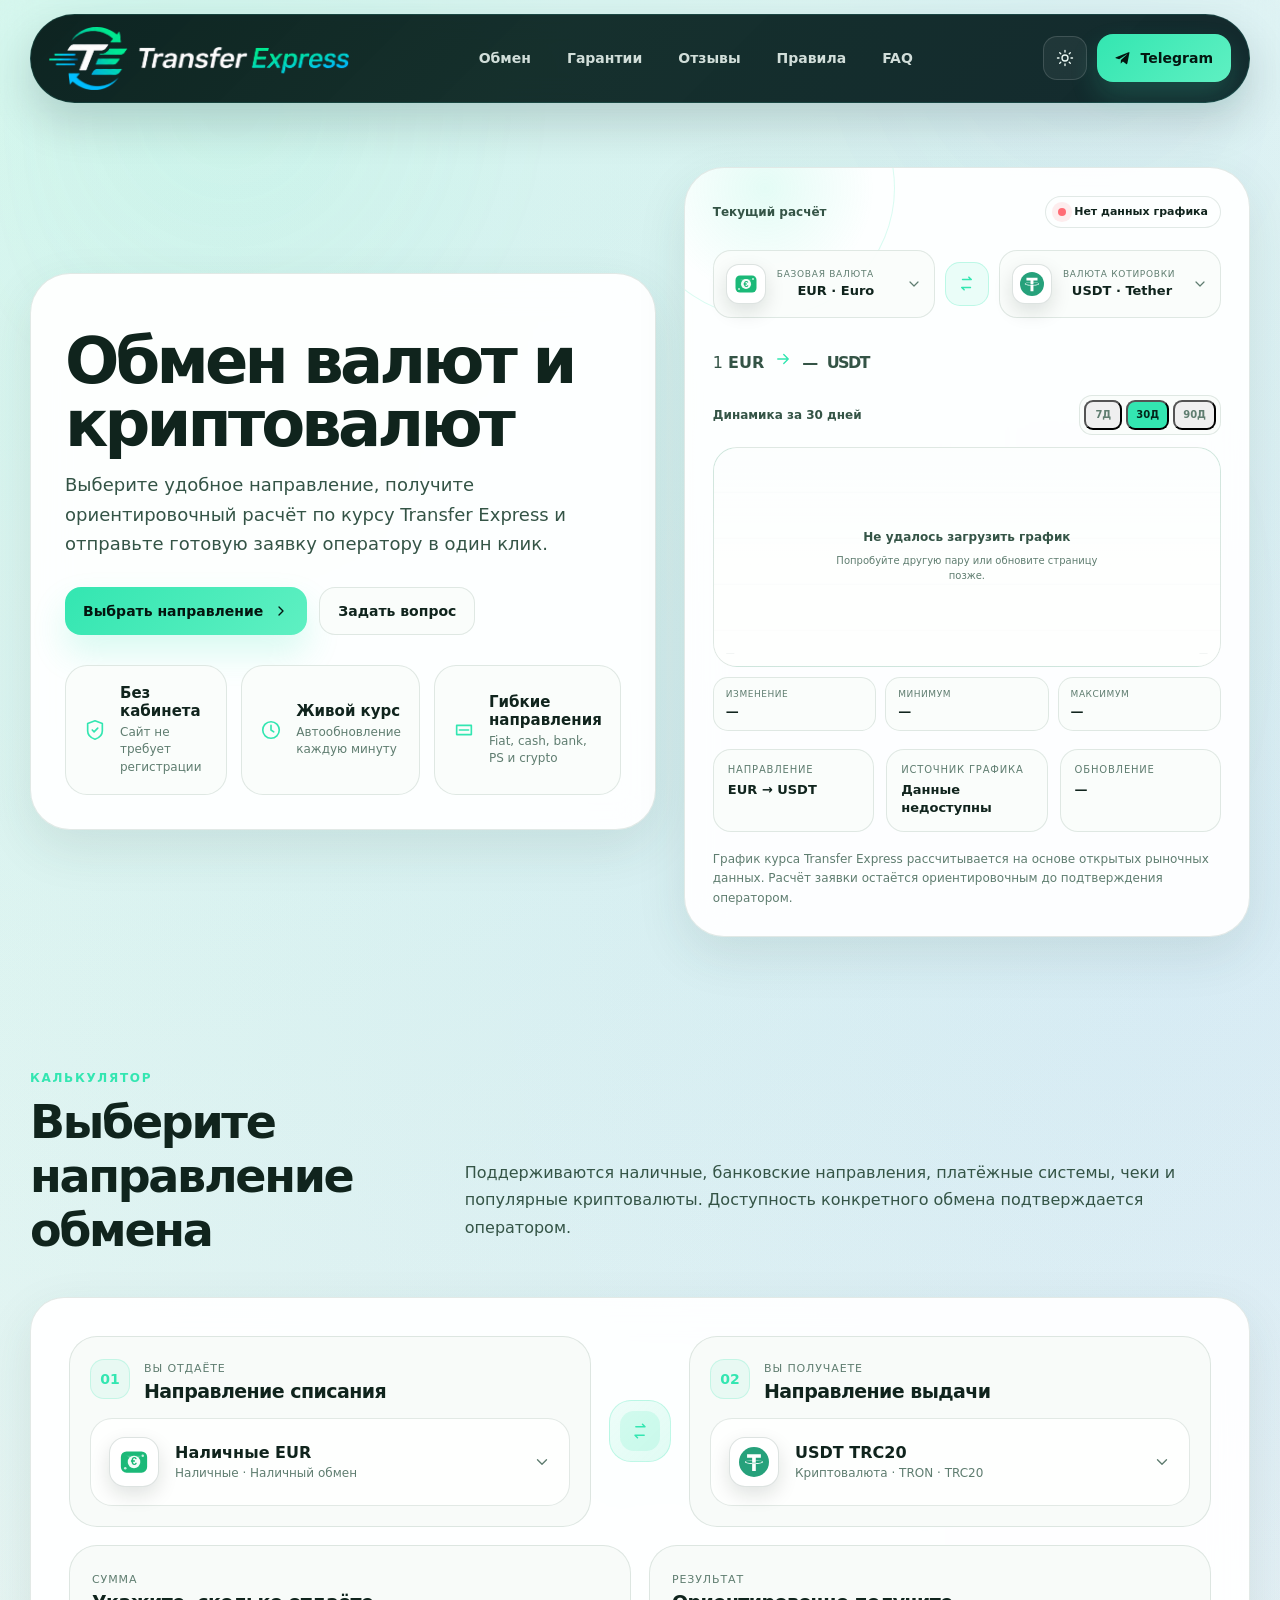
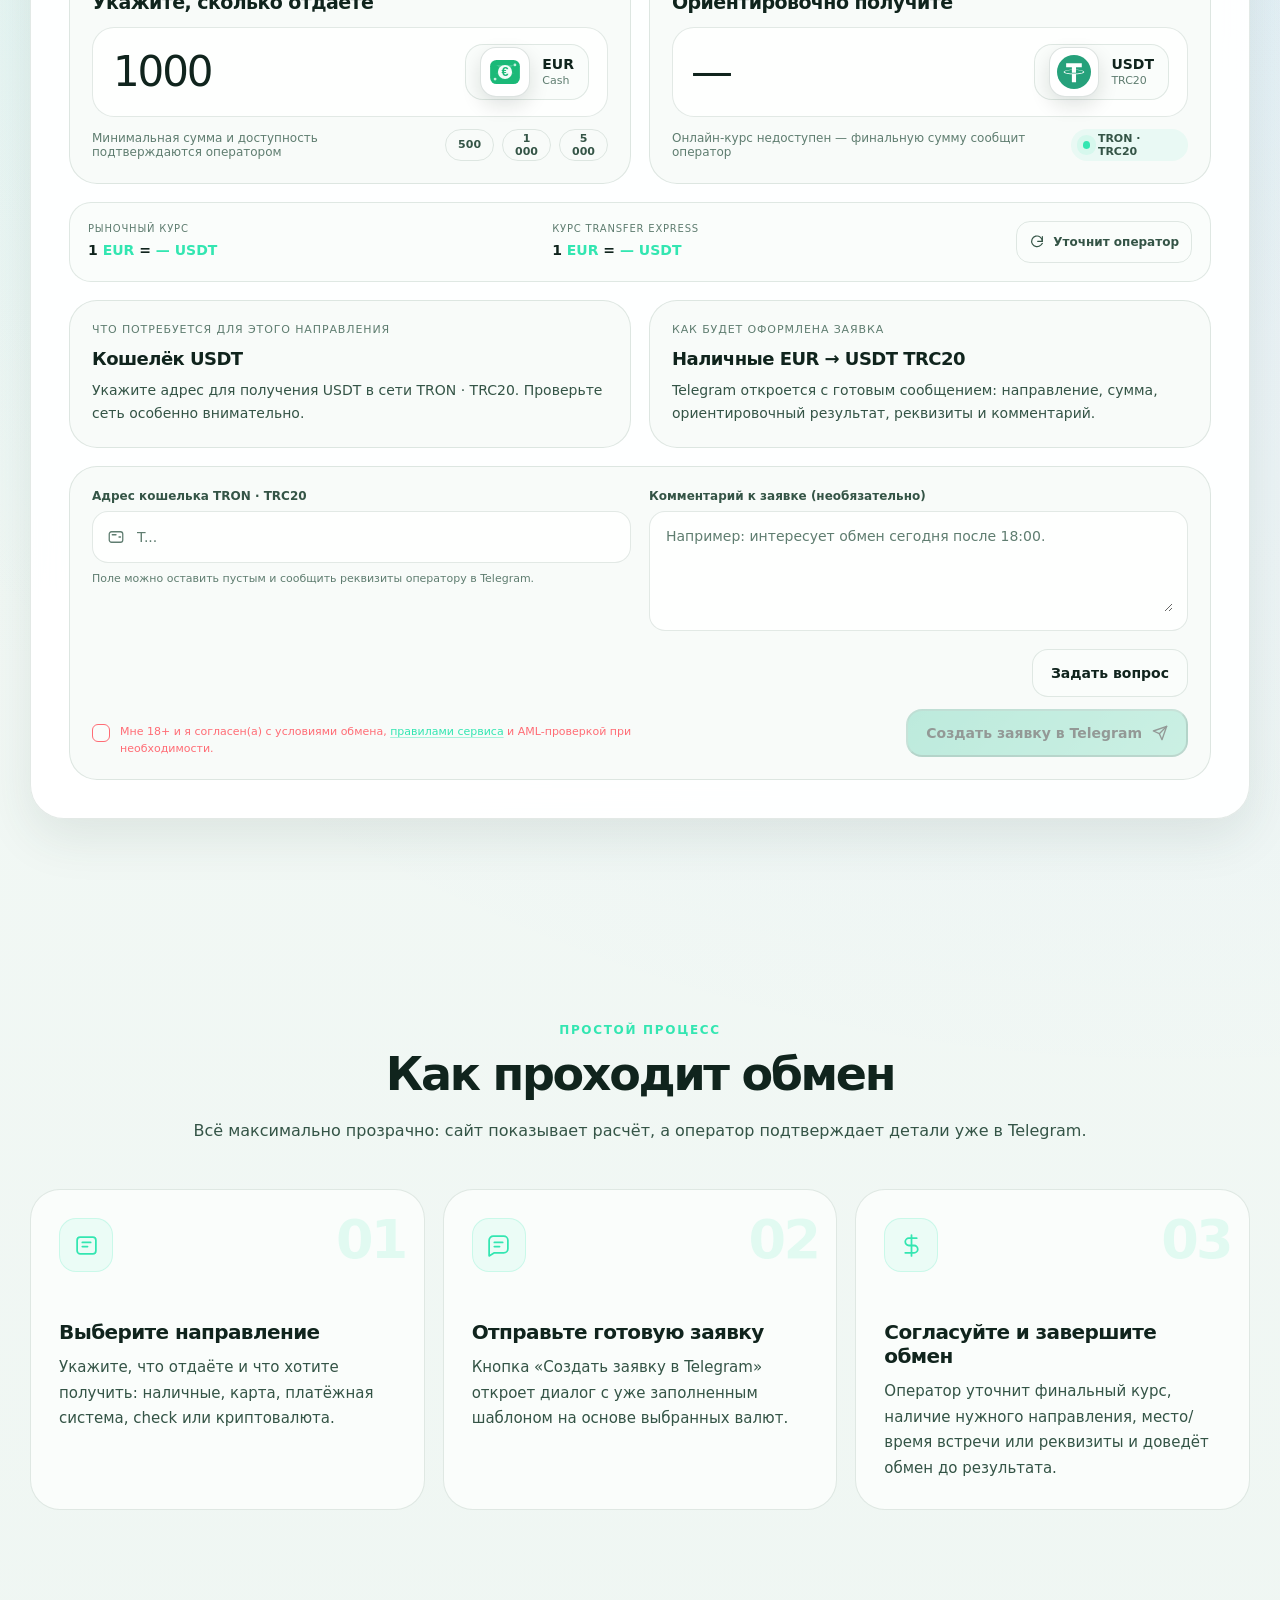
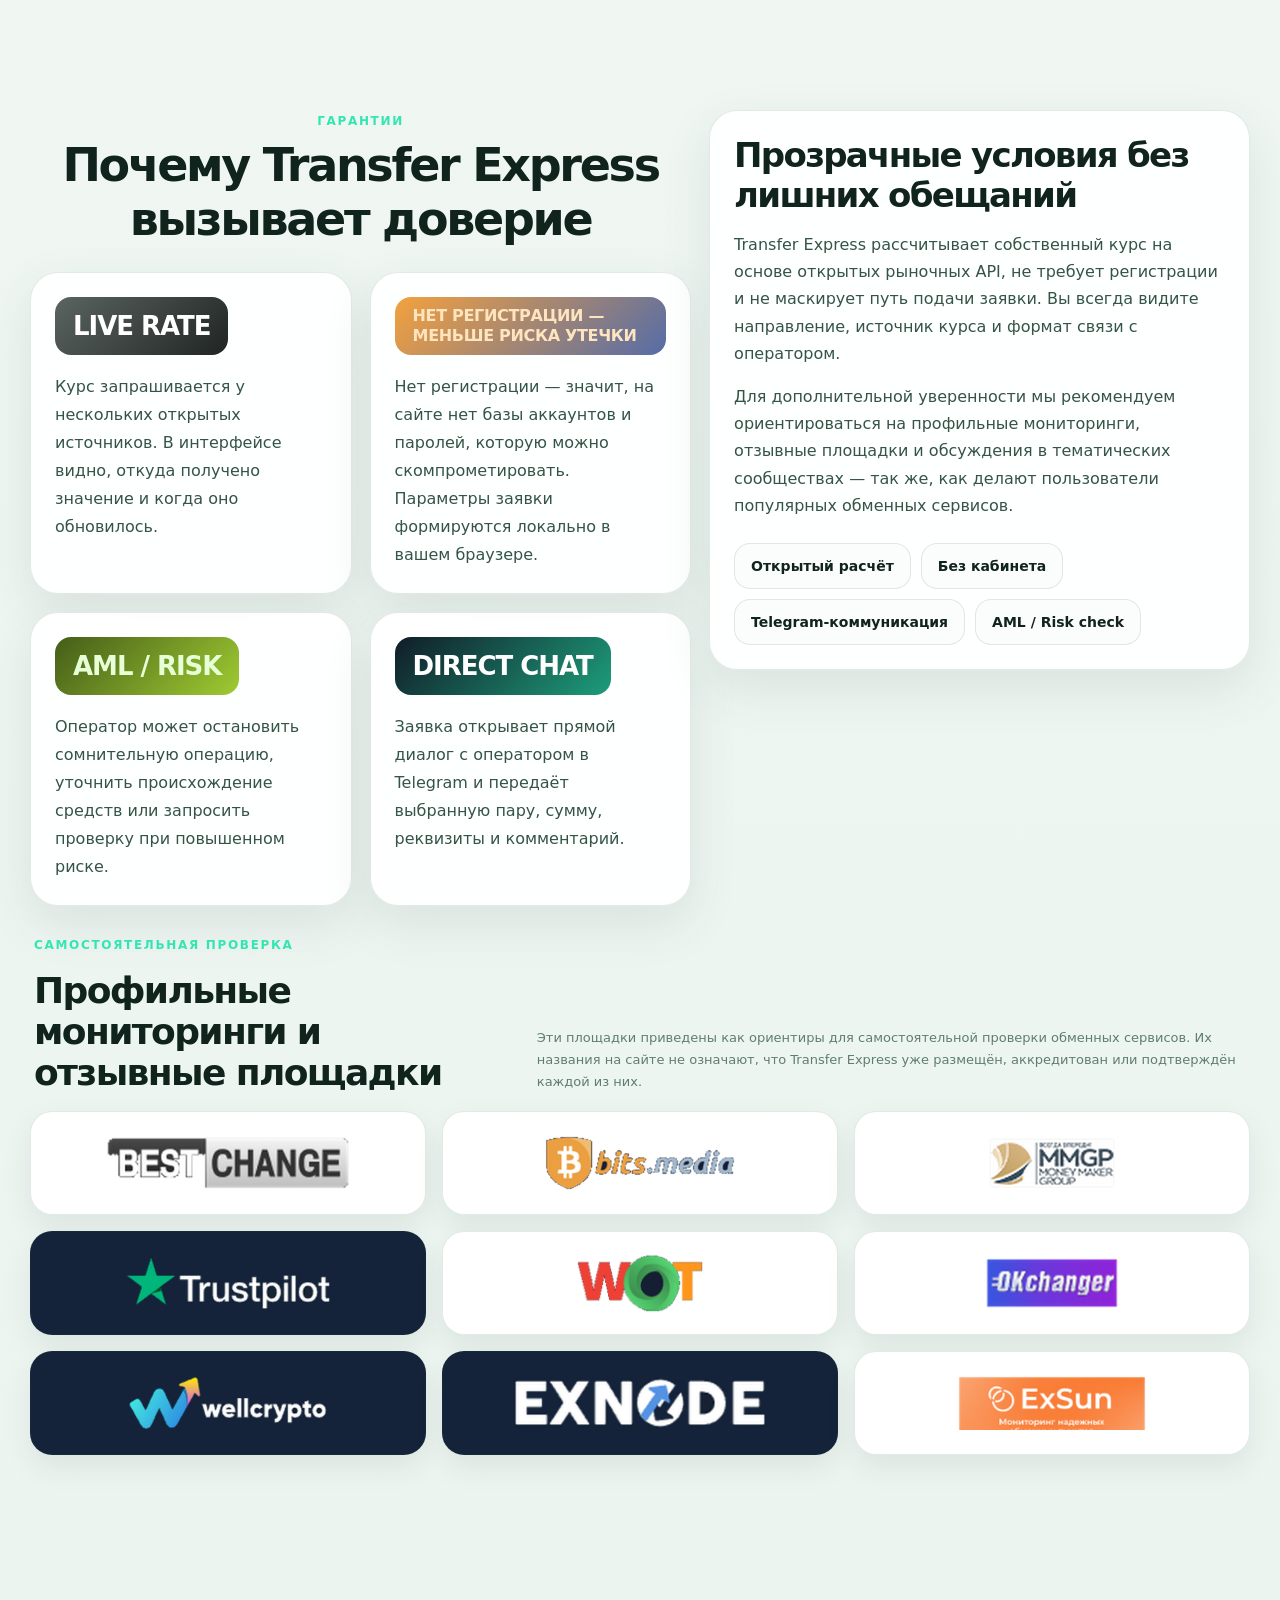
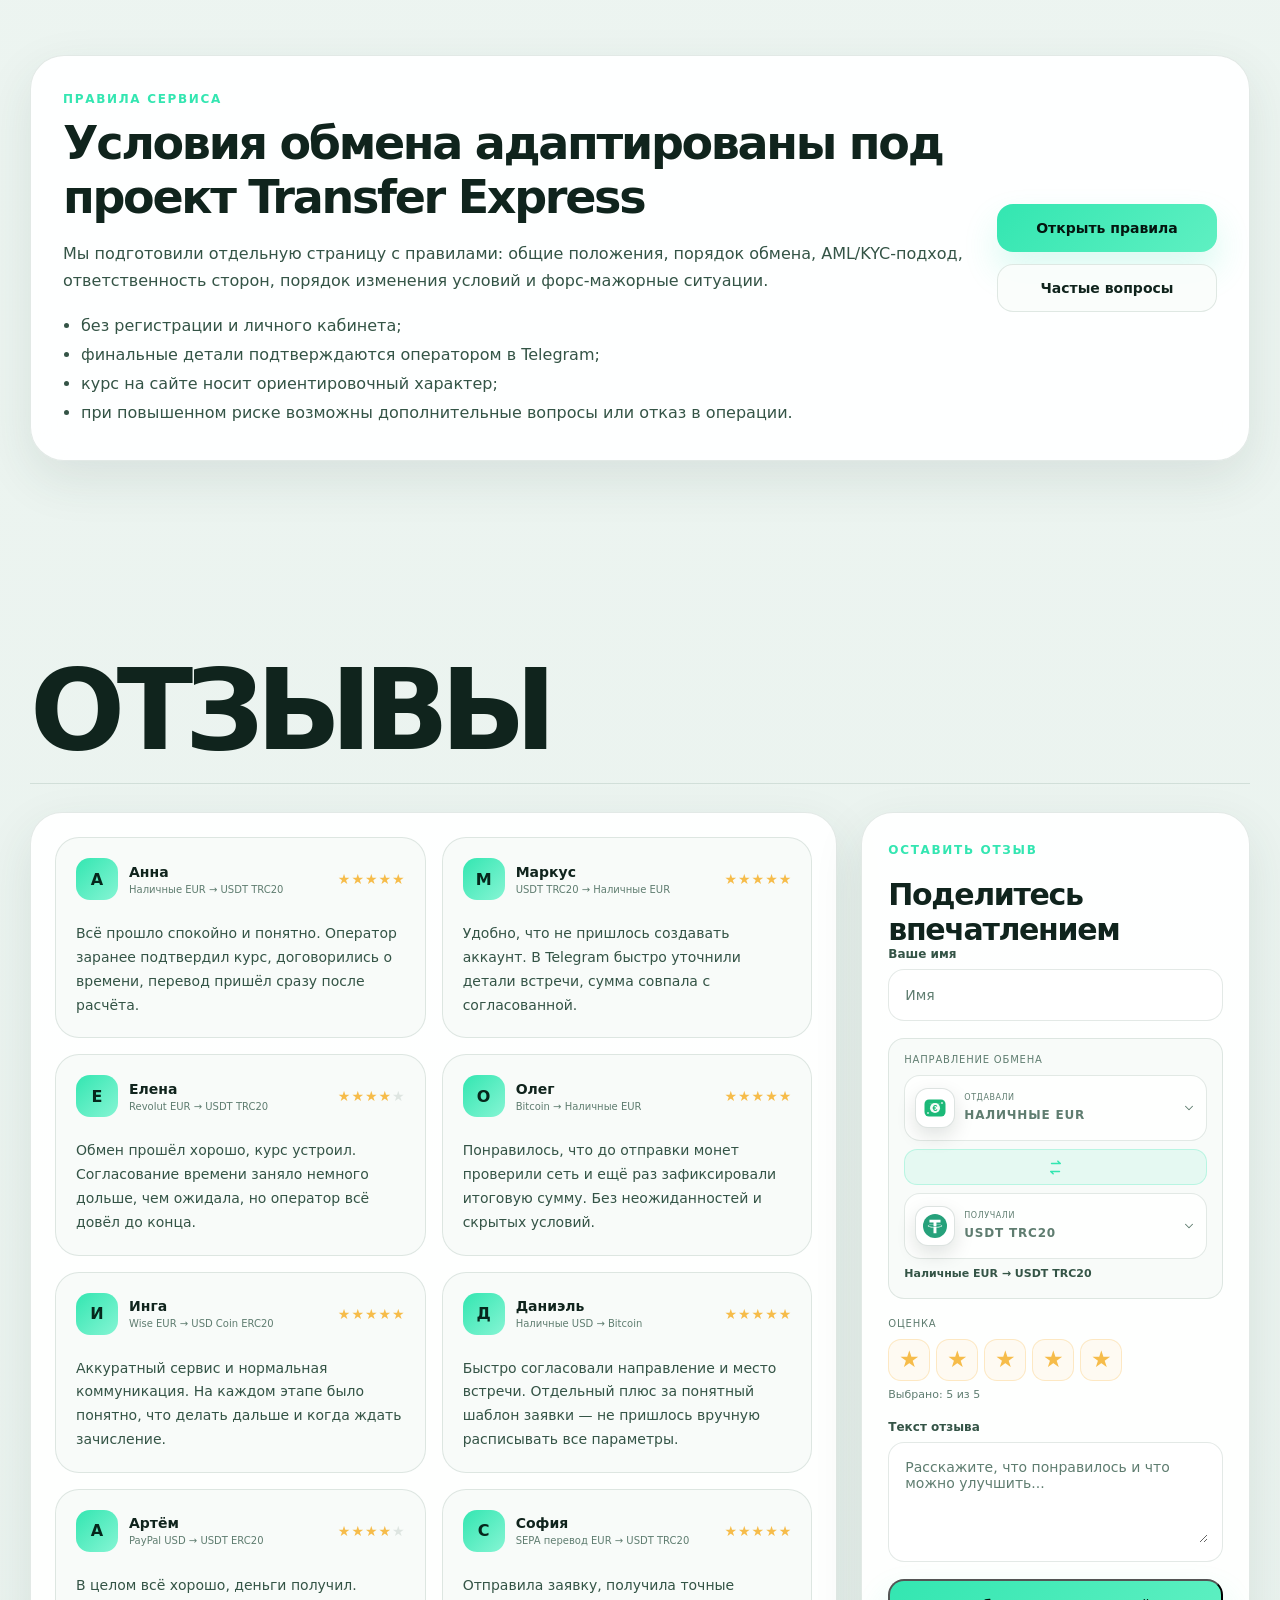
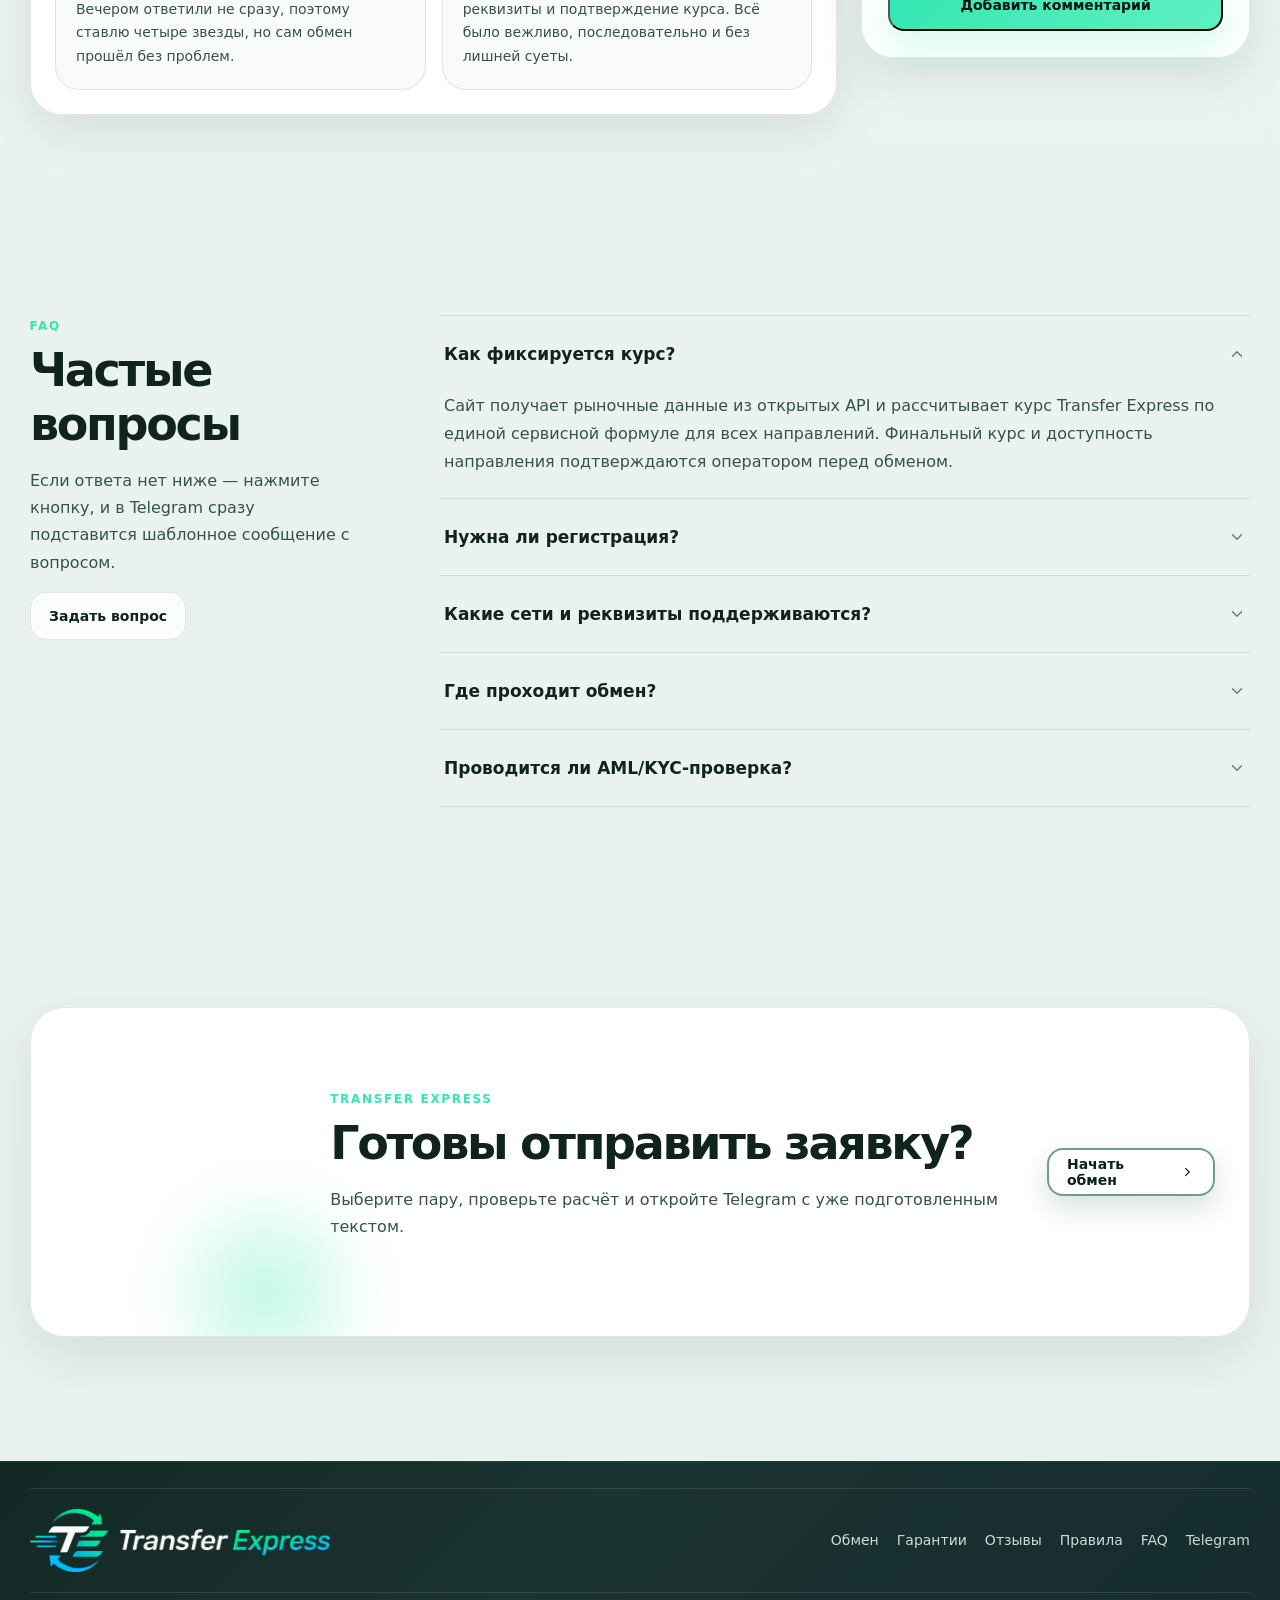
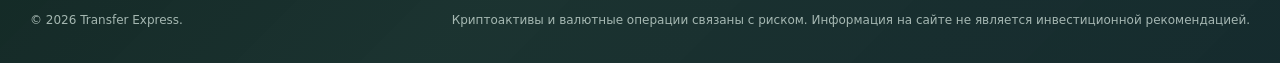
<file: index.html>
<!doctype html>
<html lang="ru" data-theme="dark">
<head>
  <meta charset="utf-8">
  <meta name="viewport" content="width=device-width, initial-scale=1, viewport-fit=cover">

  <title>Обмен валют и криптовалют онлайн — Transfer Express</title>
  <meta name="description" content="Обмен наличных, банковских средств и криптовалют без регистрации. Расчёт по актуальному курсу и оформление заявки через Telegram.">
  <meta name="robots" content="index, follow, max-image-preview:large, max-snippet:-1, max-video-preview:-1">
  <link rel="canonical" href="https://transfer-express.online/">

  <meta name="theme-color" content="#08140f" media="(prefers-color-scheme: dark)">
  <meta name="theme-color" content="#eef5f1" media="(prefers-color-scheme: light)">
  <link rel="icon" type="image/png" sizes="331x331" href="/favicon.png">
  <link rel="shortcut icon" type="image/png" href="/favicon.png">
  <link rel="apple-touch-icon" href="/favicon.png">

  <meta property="og:type" content="website">
  <meta property="og:site_name" content="Transfer Express">
  <meta property="og:locale" content="ru_RU">
  <meta property="og:title" content="Обмен валют и криптовалют онлайн — Transfer Express">
  <meta property="og:description" content="Обмен наличных, банковских средств и криптовалют без регистрации. Расчёт по актуальному курсу и оформление заявки через Telegram.">
  <meta property="og:url" content="https://transfer-express.online/">
  <meta property="og:image" content="https://transfer-express.online/assets/og-cover.png?v=1">
  <meta property="og:image:secure_url" content="https://transfer-express.online/assets/og-cover.png?v=1">
  <meta property="og:image:type" content="image/png">
  <meta property="og:image:width" content="1257">
  <meta property="og:image:height" content="263">
  <meta property="og:image:alt" content="Transfer Express — обмен валют и криптовалют">

  <meta name="twitter:card" content="summary_large_image">
  <meta name="twitter:title" content="Обмен валют и криптовалют онлайн — Transfer Express">
  <meta name="twitter:description" content="Обмен наличных, банковских средств и криптовалют без регистрации. Расчёт по актуальному курсу и оформление заявки через Telegram.">
  <meta name="twitter:image" content="https://transfer-express.online/assets/og-cover.png?v=1">
  <meta name="twitter:image:alt" content="Transfer Express — обмен валют и криптовалют">

  <link rel="preconnect" href="https://api.coinbase.com" crossorigin>
  <link rel="preconnect" href="https://api.frankfurter.dev" crossorigin>
  <link rel="preconnect" href="https://api.coingecko.com" crossorigin>
  <link rel="stylesheet" href="/styles.css">

  <script type="application/ld+json">
  {
    "@context": "https://schema.org",
    "@type": "FinancialService",
    "@id": "https://transfer-express.online/#service",
    "name": "Transfer Express",
    "url": "https://transfer-express.online/",
    "logo": "https://transfer-express.online/favicon.png",
    "image": "https://transfer-express.online/assets/og-cover.png",
    "description": "Обмен наличных, банковских средств и криптовалют без регистрации. Расчёт по актуальному курсу и оформление заявки через Telegram.",
    "sameAs": [
      "https://t.me/transfer_express"
    ]
  }
  </script>
</head>
<body>
  <div class="ambient ambient-one" aria-hidden="true"></div>
  <div class="ambient ambient-two" aria-hidden="true"></div>
  <div class="noise" aria-hidden="true"></div>

  <header class="site-header" id="top">
    <div class="container header-inner">
      <a class="brand" href="#top" aria-label="Transfer Express — на главную">
        <img class="brand-logo" src="assets/TransferExpress.png" alt="Transfer Express" width="300" height="63">
      </a>

      <nav class="desktop-nav" aria-label="Основная навигация">
        <a href="#exchange">Обмен</a>
        <a href="#guarantees">Гарантии</a>
        <a href="#reviews">Отзывы</a>
        <a href="rules.html">Правила</a>
        <a href="#faq">FAQ</a>
      </nav>

      <div class="header-actions">
        <button class="icon-button theme-toggle" type="button" aria-label="Переключить тему" title="Переключить тему">
          <svg class="sun-icon" viewBox="0 0 24 24" aria-hidden="true"><circle cx="12" cy="12" r="4"></circle><path d="M12 2v2M12 20v2M4.93 4.93l1.42 1.42M17.66 17.66l1.41 1.41M2 12h2M20 12h2M4.93 19.07l1.42-1.42M17.66 6.34l1.41-1.41"></path></svg>
          <svg class="moon-icon" viewBox="0 0 24 24" aria-hidden="true"><path d="M21 12.79A9 9 0 1 1 11.21 3 7 7 0 0 0 21 12.79z"></path></svg>
        </button>
        <a class="telegram-pill" id="headerTelegram" href="https://t.me/transfer_express?text=%D0%97%D0%B4%D1%80%D0%B0%D0%B2%D1%81%D1%82%D0%B2%D1%83%D0%B9%D1%82%D0%B5%21%20%D0%A5%D0%BE%D1%87%D1%83%20%D0%BE%D1%84%D0%BE%D1%80%D0%BC%D0%B8%D1%82%D1%8C%20%D0%B7%D0%B0%D1%8F%D0%B2%D0%BA%D1%83%20%D0%BD%D0%B0%20%D0%BE%D0%B1%D0%BC%D0%B5%D0%BD." target="_blank" rel="noopener noreferrer">
          <svg viewBox="0 0 24 24" aria-hidden="true"><path d="M21.8 3.2 18.6 20c-.2 1.2-.9 1.5-1.8.9l-4.9-3.6-2.4 2.3c-.3.3-.5.5-1 .5l.4-5 9.1-8.2c.4-.4-.1-.6-.6-.2L6.2 13.8l-4.8-1.5c-1-.3-1.1-1 .2-1.5L20.4 3.5c.9-.3 1.6.2 1.4-.3z"></path></svg>
          Telegram
        </a>
      </div>
    </div>
  </header>

  <main>
    <section class="hero">
      <div class="container hero-grid">
        <div class="hero-copy reveal">
          <h1>Обмен валют и криптовалют</h1>
          <p class="hero-lead">Выберите удобное направление, получите ориентировочный расчёт по курсу Transfer Express и отправьте готовую заявку оператору в один клик.</p>

          <div class="hero-actions">
            <a class="button button-primary" href="#exchange">
              Выбрать направление
              <svg viewBox="0 0 24 24" aria-hidden="true"><path d="m9 18 6-6-6-6"></path></svg>
            </a>
            <a class="button button-ghost" id="heroQuestionLink" href="https://t.me/transfer_express?text=%D0%97%D0%B4%D1%80%D0%B0%D0%B2%D1%81%D1%82%D0%B2%D1%83%D0%B9%D1%82%D0%B5%2C%20%D0%BC%D0%B5%D0%BD%D1%8F%20%D0%B8%D0%BD%D1%82%D0%B5%D1%80%D0%B5%D1%81%D1%83%D0%B5%D1%82%20%D1%81%D0%BB%D0%B5%D0%B4%D1%83%D1%8E%D1%89%D0%B8%D0%B9%20%D0%B2%D0%BE%D0%BF%D1%80%D0%BE%D1%81%3A" target="_blank" rel="noopener noreferrer">
              Задать вопрос
            </a>
          </div>

          <div class="trust-row" aria-label="Преимущества">
            <div class="trust-item">
              <svg viewBox="0 0 24 24" aria-hidden="true"><path d="M20 13c0 5-3.5 7.5-8 9-4.5-1.5-8-4-8-9V5l8-3 8 3v8Z"></path><path d="m9 12 2 2 4-4"></path></svg>
              <span><strong>Без кабинета</strong><small>Сайт не требует регистрации</small></span>
            </div>
            <div class="trust-item">
              <svg viewBox="0 0 24 24" aria-hidden="true"><circle cx="12" cy="12" r="9"></circle><path d="M12 7v5l3 2"></path></svg>
              <span><strong>Живой курс</strong><small>Автообновление каждую минуту</small></span>
            </div>
            <div class="trust-item">
              <svg viewBox="0 0 24 24" aria-hidden="true"><path d="M4 7h16v10H4z"></path><path d="M7 12h10"></path></svg>
              <span><strong>Гибкие направления</strong><small>Fiat, cash, bank, PS и crypto</small></span>
            </div>
          </div>
        </div>

        <aside class="rate-preview reveal" aria-label="Текущий курс">
          <div class="preview-orbit" aria-hidden="true"></div>
          <div class="preview-head">
            <span>Текущий расчёт</span>
            <span class="api-status" data-status="loading"><i></i><b>Обновляем</b></span>
          </div>
          <div class="chart-picker-row">
            <button class="chart-asset-button" id="chartFromButton" type="button" aria-haspopup="dialog">
              <span class="chart-asset-icon" id="chartFromIcon"><img src="assets/icons/cash-eur.svg" alt=""></span>
              <span class="chart-asset-copy"><small>Базовая валюта</small><strong id="chartFromName">EUR</strong></span>
              <svg viewBox="0 0 24 24" aria-hidden="true"><path d="M6 9l6 6 6-6"></path></svg>
            </button>
            <button class="chart-swap-button" id="swapChartAssets" type="button" aria-label="Поменять валюты графика местами">
              <svg viewBox="0 0 24 24" aria-hidden="true"><path d="M7 7h11l-3-3M17 17H6l3 3"></path></svg>
            </button>
            <button class="chart-asset-button" id="chartToButton" type="button" aria-haspopup="dialog">
              <span class="chart-asset-icon" id="chartToIcon"><img src="assets/icons/tether.svg" alt=""></span>
              <span class="chart-asset-copy"><small>Валюта котировки</small><strong id="chartToName">USDT</strong></span>
              <svg viewBox="0 0 24 24" aria-hidden="true"><path d="M6 9l6 6 6-6"></path></svg>
            </button>
          </div>
          <div class="preview-rate chart-current-rate">
            <span>1 <b id="heroBaseCode">EUR</b></span>
            <svg viewBox="0 0 24 24" aria-hidden="true"><path d="M5 12h14M13 6l6 6-6 6"></path></svg>
            <strong><span id="heroRate">—</span> <span id="heroQuoteCode">USDT</span></strong>
          </div>
          <div class="chart-toolbar">
            <span id="chartRangeLabel">Динамика за 30 дней</span>
            <div class="chart-periods" id="chartPeriods" aria-label="Период графика">
              <button type="button" data-days="7">7Д</button>
              <button type="button" data-days="30" class="active">30Д</button>
              <button type="button" data-days="90">90Д</button>
            </div>
          </div>
          <div class="preview-chart" id="previewChart">
            <div class="chart-state" id="chartState"><span class="chart-spinner"></span><b>Загружаем историю курса</b></div>
            <svg viewBox="0 0 520 190" preserveAspectRatio="none" aria-label="График курса" role="img">
              <defs>
                <linearGradient id="chartFill" x1="0" y1="0" x2="0" y2="1">
                  <stop offset="0%" stop-color="currentColor" stop-opacity=".34"></stop>
                  <stop offset="100%" stop-color="currentColor" stop-opacity="0"></stop>
                </linearGradient>
              </defs>
              <g class="chart-grid" aria-hidden="true">
                <path d="M0 35H520M0 82H520M0 129H520M0 176H520"></path>
              </g>
              <path class="chart-area" id="chartArea" d=""></path>
              <path class="chart-line" id="chartLine" d=""></path>
              <circle class="chart-end-point" id="chartEndPoint" cx="0" cy="0" r="5"></circle>
              <line class="chart-crosshair" id="chartCrosshair" x1="-20" x2="-20" y1="8" y2="176"></line>
              <circle class="chart-focus-point" id="chartFocusPoint" cx="-20" cy="-20" r="6"></circle>
              <rect class="chart-hitbox" id="chartHitbox" x="0" y="0" width="520" height="190" rx="10"></rect>
            </svg>
            <div class="chart-tooltip" id="chartTooltip" role="status" aria-live="polite" hidden>
              <strong id="chartTooltipRate">—</strong>
              <span id="chartTooltipTime">—</span>
            </div>
            <div class="chart-axis" aria-hidden="true"><span id="chartStartDate">—</span><span id="chartEndDate">—</span></div>
          </div>
          <div class="chart-summary-row">
            <div><span>Изменение</span><strong id="chartChange">—</strong></div>
            <div><span>Минимум</span><strong id="chartMin">—</strong></div>
            <div><span>Максимум</span><strong id="chartMax">—</strong></div>
          </div>
          <div class="preview-meta">
            <div><span>Направление</span><strong id="previewDirection">EUR → USDT</strong></div>
            <div><span>Источник графика</span><strong id="previewNetwork">Подключение…</strong></div>
            <div><span>Обновление</span><strong id="chartUpdatedAt">—</strong></div>
          </div>
          <p class="preview-note">График курса Transfer Express рассчитывается на основе открытых рыночных данных. Расчёт заявки остаётся ориентировочным до подтверждения оператором.</p>
        </aside>
      </div>
    </section>

    <section class="exchange-section" id="exchange">
      <div class="container">
        <div class="section-heading reveal">
          <div>
            <span class="section-kicker">Калькулятор</span>
            <h2>Выберите направление обмена</h2>
          </div>
          <p>Поддерживаются наличные, банковские направления, платёжные системы, чеки и популярные криптовалюты. Доступность конкретного обмена подтверждается оператором.</p>
        </div>

        <div class="exchange-shell reveal">
          <div class="exchange-main">
            <div class="exchange-columns selector-layout">
              <section class="currency-card selector-card" aria-labelledby="sendTitle">
                <div class="currency-head">
                  <span class="step-number">01</span>
                  <div><small>Вы отдаёте</small><h3 id="sendTitle">Направление списания</h3></div>
                </div>
                <button class="asset-picker" id="fromAssetButton" type="button" aria-haspopup="dialog">
                  <span class="asset-picker-icon" id="fromAssetIcon">€</span>
                  <span class="asset-picker-copy">
                    <strong id="fromAssetName">Наличные EUR</strong>
                    <small id="fromAssetMeta">Наличные · EUR</small>
                  </span>
                  <svg viewBox="0 0 24 24" aria-hidden="true"><path d="M6 9l6 6 6-6"></path></svg>
                </button>
              </section>

              <div class="swap-divider interactive-swap">
                <button class="swap-button" id="swapAssets" type="button" aria-label="Поменять местами валюты">
                  <span><svg viewBox="0 0 24 24"><path d="M7 7h11l-3-3M17 17H6l3 3"></path></svg></span>
                </button>
              </div>

              <section class="currency-card selector-card" aria-labelledby="receiveTitle">
                <div class="currency-head">
                  <span class="step-number">02</span>
                  <div><small>Вы получаете</small><h3 id="receiveTitle">Направление выдачи</h3></div>
                </div>
                <button class="asset-picker" id="toAssetButton" type="button" aria-haspopup="dialog">
                  <span class="asset-picker-icon" id="toAssetIcon">₮</span>
                  <span class="asset-picker-copy">
                    <strong id="toAssetName">USDT TRC20</strong>
                    <small id="toAssetMeta">Криптовалюта · TRON / TRC20</small>
                  </span>
                  <svg viewBox="0 0 24 24" aria-hidden="true"><path d="M6 9l6 6 6-6"></path></svg>
                </button>
              </section>
            </div>

            <div class="amount-grid">
              <section class="currency-card" aria-labelledby="amountGiveTitle">
                <div class="currency-head compact-head">
                  <div><small>Сумма</small><h3 id="amountGiveTitle">Укажите, сколько отдаёте</h3></div>
                </div>
                <label class="amount-field">
                  <span class="sr-only">Сумма исходной валюты</span>
                  <input id="giveAmount" inputmode="decimal" autocomplete="off" value="1000" aria-describedby="amountHint">
                  <span class="currency-chip">
                    <span class="coin" id="giveChipSymbol">€</span>
                    <span><strong id="giveChipCode">EUR</strong><small id="giveChipKind">Cash</small></span>
                  </span>
                </label>
                <div class="field-meta" id="amountHint">
                  <span>Минимальная сумма и доступность подтверждаются оператором</span>
                  <div class="quick-amounts">
                    <button class="text-button" type="button" data-amount="500">500</button>
                    <button class="text-button" type="button" data-amount="1000">1 000</button>
                    <button class="text-button" type="button" data-amount="5000">5 000</button>
                  </div>
                </div>
              </section>

              <section class="currency-card" aria-labelledby="amountReceiveTitle">
                <div class="currency-head compact-head">
                  <div><small>Результат</small><h3 id="amountReceiveTitle">Ориентировочно получите</h3></div>
                </div>
                <div class="amount-field amount-output" aria-live="polite">
                  <output id="receiveAmount">—</output>
                  <span class="currency-chip">
                    <span class="coin" id="receiveChipSymbol">₮</span>
                    <span><strong id="receiveChipCode">USDT</strong><small id="receiveChipKind">TRC20</small></span>
                  </span>
                </div>
                <div class="field-meta">
                  <span id="receiveHelpText">Сумма рассчитана по курсу Transfer Express</span>
                  <span class="network-badge"><i></i> <span id="networkBadgeText">TRON</span></span>
                </div>
              </section>
            </div>

            <div class="rate-strip">
              <div>
                <span>Рыночный курс</span>
                <strong>1 <b id="marketFromCode">EUR</b> = <b id="marketRate">—</b> <b id="marketToCode">USDT</b></strong>
              </div>
              <div>
                <span>Курс Transfer Express</span>
                <strong>1 <b id="clientFromCode">EUR</b> = <b id="clientRate">—</b> <b id="clientToCode">USDT</b></strong>
              </div>
              <button class="refresh-rate" id="refreshRate" type="button" aria-label="Обновить курс">
                <svg viewBox="0 0 24 24" aria-hidden="true"><path d="M20 11a8 8 0 1 0-2.34 5.66L20 14"></path><path d="M20 4v7h-7"></path></svg>
                <span id="updatedAt">Обновление…</span>
              </button>
            </div>

            <div class="details-grid">
              <article class="detail-card">
                <span class="detail-label">Что потребуется для этого направления</span>
                <strong id="directionRequirement">TRON-кошелёк для получения USDT</strong>
                <p id="directionRequirementText">Укажите адрес кошелька в сети TRON (TRC20), чтобы оператор мог подготовить перевод.</p>
              </article>
              <article class="detail-card">
                <span class="detail-label">Как будет оформлена заявка</span>
                <strong id="directionFlow">Наличные EUR → USDT TRC20</strong>
                <p id="directionFlowText">При клике на кнопку откроется Telegram с готовым шаблоном сообщения по выбранному направлению.</p>
              </article>
            </div>

            <div class="request-panel">
              <div class="request-fields">
                <label class="form-field dynamic-field">
                  <span id="detailsLabel">Реквизиты для получения</span>
                  <div class="input-wrap">
                    <svg viewBox="0 0 24 24" aria-hidden="true"><rect x="3" y="5" width="18" height="14" rx="3"></rect><path d="M16 12h2"></path><path d="M7 9h5"></path></svg>
                    <input id="directionDetails" type="text" placeholder="T..." autocomplete="off" spellcheck="false">
                  </div>
                  <small id="detailsHint">Укажите кошелёк или реквизиты, если они нужны для выбранного способа получения.</small>
                </label>
                <label class="form-field textarea-field">
                  <span>Комментарий к заявке (необязательно)</span>
                  <div class="input-wrap textarea-wrap">
                    <textarea id="orderComment" rows="3" placeholder="Например: интересует обмен сегодня после 18:00."></textarea>
                  </div>
                </label>
              </div>

              <div class="order-footer reworked-footer">
                <label class="check-row">
                  <input id="agreement" type="checkbox">
                  <span class="custom-check"><svg viewBox="0 0 24 24" aria-hidden="true"><path d="m5 12 4 4L19 6"></path></svg></span>
                  <span>Мне 18+ и я согласен(а) с условиями обмена, <a href="rules.html">правилами сервиса</a> и AML-проверкой при необходимости.</span>
                </label>
                <div class="action-cluster">
                  <a class="button button-ghost" id="questionLink" href="https://t.me/transfer_express?text=%D0%97%D0%B4%D1%80%D0%B0%D0%B2%D1%81%D1%82%D0%B2%D1%83%D0%B9%D1%82%D0%B5%2C%20%D0%BC%D0%B5%D0%BD%D1%8F%20%D0%B8%D0%BD%D1%82%D0%B5%D1%80%D0%B5%D1%81%D1%83%D0%B5%D1%82%20%D1%81%D0%BB%D0%B5%D0%B4%D1%83%D1%8E%D1%89%D0%B8%D0%B9%20%D0%B2%D0%BE%D0%BF%D1%80%D0%BE%D1%81%3A" target="_blank" rel="noopener noreferrer">Задать вопрос</a>
                  <button class="button button-primary order-button" id="createOrder" type="button" disabled aria-disabled="true" title="Сначала примите условия обмена">
                    Создать заявку в Telegram
                    <svg viewBox="0 0 24 24" aria-hidden="true"><path d="m22 2-7 20-4-9-9-4Z"></path><path d="M22 2 11 13"></path></svg>
                  </button>
                </div>
              </div>
            </div>
          </div>

          <aside class="exchange-summary">
            <div class="summary-top">
              <div class="summary-icon">
                <svg viewBox="0 0 24 24" aria-hidden="true"><path d="M20 13c0 5-3.5 7.5-8 9-4.5-1.5-8-4-8-9V5l8-3 8 3v8Z"></path><path d="m9 12 2 2 4-4"></path></svg>
              </div>
              <div><small>Параметры направления</small><h3 id="summaryPairTitle">EUR → USDT</h3></div>
            </div>
            <dl class="summary-list">
              <div><dt>Связь</dt><dd>Telegram</dd></div>
              <div><dt>Формат</dt><dd id="summaryFormat">По согласованию</dd></div>
              <div><dt>Сеть / способ</dt><dd id="summaryNetwork">TRON · TRC20</dd></div>
              <div><dt>Реквизиты</dt><dd id="summaryRequirement">Нужен кошелёк</dd></div>
              <div><dt>Источник курса</dt><dd id="rateSource">Подключение…</dd></div>
            </dl>
            <div class="summary-total">
              <span>Ориентировочно получите</span>
              <strong><b id="summaryAmount">—</b> <span id="summaryCurrencyCode">USDT</span></strong>
              <small>Точная сумма и доступность направления подтверждаются в Telegram</small>
            </div>
            <a class="summary-chat" id="summaryQuestionLink" href="https://t.me/transfer_express?text=%D0%97%D0%B4%D1%80%D0%B0%D0%B2%D1%81%D1%82%D0%B2%D1%83%D0%B9%D1%82%D0%B5%2C%20%D0%BC%D0%B5%D0%BD%D1%8F%20%D0%B8%D0%BD%D1%82%D0%B5%D1%80%D0%B5%D1%81%D1%83%D0%B5%D1%82%20%D1%81%D0%BB%D0%B5%D0%B4%D1%83%D1%8E%D1%89%D0%B8%D0%B9%20%D0%B2%D0%BE%D0%BF%D1%80%D0%BE%D1%81%3A" target="_blank" rel="noopener noreferrer">
              <span class="telegram-circle"><svg viewBox="0 0 24 24" aria-hidden="true"><path d="M21.8 3.2 18.6 20c-.2 1.2-.9 1.5-1.8.9l-4.9-3.6-2.4 2.3c-.3.3-.5.5-1 .5l.4-5 9.1-8.2c.4-.4-.1-.6-.6-.2L6.2 13.8l-4.8-1.5c-1-.3-1.1-1 .2-1.5L20.4 3.5c.9-.3 1.6.2 1.4-.3z"></path></svg></span>
              <span><strong>@transfer_express</strong><small>Написать с шаблонным вопросом</small></span>
              <svg class="arrow" viewBox="0 0 24 24" aria-hidden="true"><path d="m9 18 6-6-6-6"></path></svg>
            </a>
          </aside>
        </div>
      </div>
    </section>

    <section class="process-section" id="process">
      <div class="container">
        <div class="section-heading centered reveal">
          <span class="section-kicker">Простой процесс</span>
          <h2>Как проходит обмен</h2>
          <p>Всё максимально прозрачно: сайт показывает расчёт, а оператор подтверждает детали уже в Telegram.</p>
        </div>
        <div class="process-grid">
          <article class="process-card reveal">
            <span class="process-index">01</span>
            <div class="process-icon"><svg viewBox="0 0 24 24" aria-hidden="true"><rect x="3" y="4" width="18" height="16" rx="3"></rect><path d="M8 9h8M8 13h5"></path></svg></div>
            <h3>Выберите направление</h3>
            <p>Укажите, что отдаёте и что хотите получить: наличные, карта, платёжная система, check или криптовалюта.</p>
          </article>
          <article class="process-card reveal">
            <span class="process-index">02</span>
            <div class="process-icon"><svg viewBox="0 0 24 24" aria-hidden="true"><path d="M21 15a4 4 0 0 1-4 4H8l-5 3V7a4 4 0 0 1 4-4h10a4 4 0 0 1 4 4Z"></path><path d="M8 9h8M8 13h5"></path></svg></div>
            <h3>Отправьте готовую заявку</h3>
            <p>Кнопка «Создать заявку в Telegram» откроет диалог с уже заполненным шаблоном на основе выбранных валют.</p>
          </article>
          <article class="process-card reveal">
            <span class="process-index">03</span>
            <div class="process-icon"><svg viewBox="0 0 24 24" aria-hidden="true"><path d="M12 2v20M17 5H9.5a3.5 3.5 0 0 0 0 7h5a3.5 3.5 0 0 1 0 7H6"></path></svg></div>
            <h3>Согласуйте и завершите обмен</h3>
            <p>Оператор уточнит финальный курс, наличие нужного направления, место/время встречи или реквизиты и доведёт обмен до результата.</p>
          </article>
        </div>
      </div>
    </section>

    <section class="guarantees-section" id="guarantees">
      <div class="container guarantees-layout">
        <div class="guarantees-main reveal">
          <div class="section-heading compact-heading">
            <div>
              <span class="section-kicker">Гарантии</span>
              <h2>Почему Transfer Express вызывает доверие</h2>
            </div>
          </div>
          <div class="guarantee-cards">
            <article class="guarantee-card logo-card">
              <div class="logo-badge">LIVE RATE</div>
              <p>Курс запрашивается у нескольких открытых источников. В интерфейсе видно, откуда получено значение и когда оно обновилось.</p>
            </article>
            <article class="guarantee-card logo-card">
              <div class="logo-badge accent-alt">НЕТ РЕГИСТРАЦИИ — МЕНЬШЕ РИСКА УТЕЧКИ</div>
              <p>Нет регистрации — значит, на сайте нет базы аккаунтов и паролей, которую можно скомпрометировать. Параметры заявки формируются локально в вашем браузере.</p>
            </article>
            <article class="guarantee-card logo-card">
              <div class="logo-badge olive">AML / RISK</div>
              <p>Оператор может остановить сомнительную операцию, уточнить происхождение средств или запросить проверку при повышенном риске.</p>
            </article>
            <article class="guarantee-card logo-card">
              <div class="logo-badge utopia">DIRECT CHAT</div>
              <p>Заявка открывает прямой диалог с оператором в Telegram и передаёт выбранную пару, сумму, реквизиты и комментарий.</p>
            </article>
          </div>
        </div>

        <aside class="guarantees-copy reveal">
          <h3>Прозрачные условия без лишних обещаний</h3>
          <p>Transfer Express рассчитывает собственный курс на основе открытых рыночных API, не требует регистрации и не маскирует путь подачи заявки. Вы всегда видите направление, источник курса и формат связи с оператором.</p>
          <p>Для дополнительной уверенности мы рекомендуем ориентироваться на профильные мониторинги, отзывные площадки и обсуждения в тематических сообществах — так же, как делают пользователи популярных обменных сервисов.</p>
          <div class="guarantee-points">
            <span>Открытый расчёт</span>
            <span>Без кабинета</span>
            <span>Telegram-коммуникация</span>
            <span>AML / Risk check</span>
          </div>
        </aside>
      </div>

      <div class="container monitoring-block reveal">
        <div class="monitoring-head">
          <div>
            <span class="section-kicker">Самостоятельная проверка</span>
            <h3>Профильные мониторинги и отзывные площадки</h3>
          </div>
          <p>Эти площадки приведены как ориентиры для самостоятельной проверки обменных сервисов. Их названия на сайте не означают, что Transfer Express уже размещён, аккредитован или подтверждён каждой из них.</p>
        </div>
        <div class="badge-wall monitoring-logo-wall" aria-label="Площадки и мониторинги">
          <a class="monitor-logo-card" href="https://www.bestchange.com/" target="_blank" rel="noopener noreferrer" aria-label="BestChange">
            <img src="assets/monitoring/bestchange.png" alt="BestChange" loading="lazy">
          </a>
          <a class="monitor-logo-card" href="https://bits.media/" target="_blank" rel="noopener noreferrer" aria-label="Bits.media">
            <img src="assets/monitoring/bitsmedia.png" alt="Bits.media" loading="lazy">
          </a>
          <a class="monitor-logo-card" href="https://mmgp.com/" target="_blank" rel="noopener noreferrer" aria-label="MMGP">
            <img src="assets/monitoring/mmgp.png" alt="MMGP" loading="lazy">
          </a>
          <a class="monitor-logo-card monitor-logo-dark" href="https://www.trustpilot.com/" target="_blank" rel="noopener noreferrer" aria-label="Trustpilot">
            <img src="assets/monitoring/trustpilot.png" alt="Trustpilot" loading="lazy">
          </a>
          <a class="monitor-logo-card" href="https://www.mywot.com/" target="_blank" rel="noopener noreferrer" aria-label="Web of Trust">
            <img src="assets/monitoring/mywot.png" alt="Web of Trust" loading="lazy">
          </a>
          <a class="monitor-logo-card" href="https://www.okchanger.com/" target="_blank" rel="noopener noreferrer" aria-label="OKChanger">
            <img src="assets/monitoring/okchanger.png" alt="OKChanger" loading="lazy">
          </a>
          <a class="monitor-logo-card monitor-logo-dark" href="https://wellcrypto.io/" target="_blank" rel="noopener noreferrer" aria-label="Wellcrypto">
            <img src="assets/monitoring/wellcrypto.png" alt="Wellcrypto" loading="lazy">
          </a>
          <a class="monitor-logo-card monitor-logo-dark" href="https://exnode.ru/" target="_blank" rel="noopener noreferrer" aria-label="EXNODE">
            <img src="assets/monitoring/exnode.png" alt="EXNODE" loading="lazy">
          </a>
          <a class="monitor-logo-card" href="https://exsun.io/" target="_blank" rel="noopener noreferrer" aria-label="ExSun">
            <img src="assets/monitoring/exsun.png" alt="ExSun" loading="lazy">
          </a>
        </div>
      </div>
    </section>

    <section class="rules-teaser-section" id="rulesPreview">
      <div class="container rules-teaser-card reveal">
        <div>
          <span class="section-kicker">Правила сервиса</span>
          <h2>Условия обмена адаптированы под проект Transfer Express</h2>
          <p>Мы подготовили отдельную страницу с правилами: общие положения, порядок обмена, AML/KYC-подход, ответственность сторон, порядок изменения условий и форс-мажорные ситуации.</p>
          <ul class="rules-points">
            <li>без регистрации и личного кабинета;</li>
            <li>финальные детали подтверждаются оператором в Telegram;</li>
            <li>курс на сайте носит ориентировочный характер;</li>
            <li>при повышенном риске возможны дополнительные вопросы или отказ в операции.</li>
          </ul>
        </div>
        <div class="rules-teaser-actions">
          <a class="button button-primary" href="rules.html">Открыть правила</a>
          <a class="button button-ghost" href="#faq">Частые вопросы</a>
        </div>
      </div>
    </section>


    <section class="reviews-section" id="reviews">
      <div class="container">
        <div class="reviews-title reveal">
          <h2>ОТЗЫВЫ</h2>
        </div>

        <div class="reviews-layout">
          <div class="reviews-feed reveal">
            <div class="reviews-grid" id="reviewsList"></div>
          </div>

          <aside class="review-form-card reveal">
            <span class="section-kicker">Оставить отзыв</span>
            <h3>Поделитесь впечатлением</h3>
            <form id="reviewForm" novalidate>
              <label class="form-field">
                <span>Ваше имя</span>
                <div class="input-wrap">
                  <input id="reviewName" type="text" maxlength="40" placeholder="Имя" autocomplete="name" required>
                </div>
              </label>

              <div class="review-direction">
                <span>Направление обмена</span>
                <div class="review-pair-picker">
                  <button class="review-asset-button" id="reviewFromButton" type="button" aria-haspopup="dialog">
                    <span class="review-asset-icon" id="reviewFromIcon"><img src="assets/icons/cash-eur.svg" alt=""></span>
                    <span><small>Отдавали</small><strong id="reviewFromName">Наличные EUR</strong></span>
                    <svg viewBox="0 0 24 24" aria-hidden="true"><path d="M6 9l6 6 6-6"></path></svg>
                  </button>
                  <button class="review-swap-button" id="swapReviewAssets" type="button" aria-label="Поменять направление отзыва местами">
                    <svg viewBox="0 0 24 24" aria-hidden="true"><path d="M7 7h11l-3-3M17 17H6l3 3"></path></svg>
                  </button>
                  <button class="review-asset-button" id="reviewToButton" type="button" aria-haspopup="dialog">
                    <span class="review-asset-icon" id="reviewToIcon"><img src="assets/icons/tether.svg" alt=""></span>
                    <span><small>Получали</small><strong id="reviewToName">USDT TRC20</strong></span>
                    <svg viewBox="0 0 24 24" aria-hidden="true"><path d="M6 9l6 6 6-6"></path></svg>
                  </button>
                </div>
                <strong id="reviewPair" class="review-pair-text">Наличные EUR → USDT TRC20</strong>
              </div>

              <div class="rating-field">
                <span>Оценка</span>
                <div class="interactive-stars" id="reviewStars" aria-label="Выберите оценку от 1 до 5"></div>
                <small id="reviewRatingValue">Выбрано: 5 из 5</small>
              </div>

              <label class="form-field">
                <span>Текст отзыва</span>
                <div class="input-wrap textarea-wrap">
                  <textarea id="reviewText" rows="5" maxlength="700" placeholder="Расскажите, что понравилось и что можно улучшить..." required></textarea>
                </div>
              </label>
              <button class="button button-primary review-submit" type="submit">Добавить комментарий</button>
            </form>
          </aside>
        </div>
      </div>
    </section>

    <section class="faq-section" id="faq">
      <div class="container faq-grid">
        <div class="faq-intro reveal">
          <span class="section-kicker">FAQ</span>
          <h2>Частые вопросы</h2>
          <p>Если ответа нет ниже — нажмите кнопку, и в Telegram сразу подставится шаблонное сообщение с вопросом.</p>
          <a class="button button-ghost" id="faqQuestionLink" href="https://t.me/transfer_express?text=%D0%97%D0%B4%D1%80%D0%B0%D0%B2%D1%81%D1%82%D0%B2%D1%83%D0%B9%D1%82%D0%B5%2C%20%D0%BC%D0%B5%D0%BD%D1%8F%20%D0%B8%D0%BD%D1%82%D0%B5%D1%80%D0%B5%D1%81%D1%83%D0%B5%D1%82%20%D1%81%D0%BB%D0%B5%D0%B4%D1%83%D1%8E%D1%89%D0%B8%D0%B9%20%D0%B2%D0%BE%D0%BF%D1%80%D0%BE%D1%81%3A" target="_blank" rel="noopener noreferrer">Задать вопрос</a>
        </div>
        <div class="faq-list reveal">
          <details open>
            <summary>Как фиксируется курс?<span><svg viewBox="0 0 24 24"><path d="M6 9l6 6 6-6"></path></svg></span></summary>
            <p>Сайт получает рыночные данные из открытых API и рассчитывает курс Transfer Express по единой сервисной формуле для всех направлений. Финальный курс и доступность направления подтверждаются оператором перед обменом.</p>
          </details>
          <details>
            <summary>Нужна ли регистрация?<span><svg viewBox="0 0 24 24"><path d="M6 9l6 6 6-6"></path></svg></span></summary>
            <p>Нет. У Transfer Express нет личного кабинета, паролей и формы регистрации. Всё общение идёт через Telegram.</p>
          </details>
          <details>
            <summary>Какие сети и реквизиты поддерживаются?<span><svg viewBox="0 0 24 24"><path d="M6 9l6 6 6-6"></path></svg></span></summary>
            <p>Реквизиты зависят от выбранного направления. Для криптовалют это адрес кошелька в нужной сети, для банков — карта или IBAN, для платёжных систем — логин / e-mail / номер счёта, для наличных — детали встречи и выдачи.</p>
          </details>
          <details>
            <summary>Где проходит обмен?<span><svg viewBox="0 0 24 24"><path d="M6 9l6 6 6-6"></path></svg></span></summary>
            <p>Место и время офлайн-встречи согласовываются с оператором индивидуально. Для безналичных направлений детали также подтверждаются отдельно.</p>
          </details>
          <details>
            <summary>Проводится ли AML/KYC-проверка?<span><svg viewBox="0 0 24 24"><path d="M6 9l6 6 6-6"></path></svg></span></summary>
            <p>Да, при необходимости оператор может запросить дополнительные сведения или отказаться от операции, если она вызывает обоснованные риск-сигналы.</p>
          </details>
        </div>
      </div>
    </section>

    <section class="cta-section">
      <div class="container">
        <div class="cta-card reveal">
          <div class="cta-glow" aria-hidden="true"></div>
          <div>
            <span class="section-kicker">Transfer Express</span>
            <h2>Готовы отправить заявку?</h2>
            <p>Выберите пару, проверьте расчёт и откройте Telegram с уже подготовленным текстом.</p>
          </div>
          <a class="button button-light" href="#exchange">Начать обмен <svg viewBox="0 0 24 24" aria-hidden="true"><path d="m9 18 6-6-6-6"></path></svg></a>
        </div>
      </div>
    </section>
  </main>

  <footer class="site-footer">
    <div class="container footer-top">
      <a class="brand" href="#top">
        <img class="brand-logo" src="assets/TransferExpress.png" alt="Transfer Express" width="300" height="63">
      </a>
      <div class="footer-links">
        <a href="#exchange">Обмен</a>
        <a href="#guarantees">Гарантии</a>
        <a href="#reviews">Отзывы</a>
        <a href="rules.html">Правила</a>
        <a href="#faq">FAQ</a>
        <a href="https://t.me/transfer_express" target="_blank" rel="noopener noreferrer">Telegram</a>
      </div>
    </div>
    <div class="container footer-bottom">
      <p>© <span id="currentYear"></span> Transfer Express.</p>
      <p>Криптоактивы и валютные операции связаны с риском. Информация на сайте не является инвестиционной рекомендацией.</p>
    </div>
  </footer>

  <a class="mobile-telegram" id="mobileTelegramLink" href="https://t.me/transfer_express?text=%D0%97%D0%B4%D1%80%D0%B0%D0%B2%D1%81%D1%82%D0%B2%D1%83%D0%B9%D1%82%D0%B5%21%20%D0%A5%D0%BE%D1%87%D1%83%20%D0%BE%D1%84%D0%BE%D1%80%D0%BC%D0%B8%D1%82%D1%8C%20%D0%B7%D0%B0%D1%8F%D0%B2%D0%BA%D1%83%20%D0%BD%D0%B0%20%D0%BE%D0%B1%D0%BC%D0%B5%D0%BD." target="_blank" rel="noopener noreferrer" aria-label="Открыть Transfer Express в Telegram">
    <svg viewBox="0 0 24 24" aria-hidden="true"><path d="M21.8 3.2 18.6 20c-.2 1.2-.9 1.5-1.8.9l-4.9-3.6-2.4 2.3c-.3.3-.5.5-1 .5l.4-5 9.1-8.2c.4-.4-.1-.6-.6-.2L6.2 13.8l-4.8-1.5c-1-.3-1.1-1 .2-1.5L20.4 3.5c.9-.3 1.6.2 1.4-.3z"></path></svg>
  </a>

  <div class="asset-modal" id="assetModal" hidden>
    <div class="asset-modal-backdrop" data-close-modal></div>
    <div class="asset-dialog" role="dialog" aria-modal="true" aria-labelledby="assetModalTitle">
      <div class="modal-topbar">
        <div class="modal-search">
          <svg viewBox="0 0 24 24" aria-hidden="true"><circle cx="11" cy="11" r="7"></circle><path d="m20 20-3.5-3.5"></path></svg>
          <input id="assetSearch" type="text" placeholder="Введите название актива..." autocomplete="off">
        </div>
        <button class="modal-close" id="closeAssetModal" type="button" aria-label="Закрыть выбор актива">×</button>
      </div>
      <div class="modal-heading-row">
        <div>
          <h3 id="assetModalTitle">Выберите актив</h3>
          <span class="modal-result-count" id="assetResultCount"></span>
        </div>
        <small id="assetModalSideHint">Для поля «Вы отдаёте»</small>
      </div>
      <div class="modal-tabs" id="assetTabs">
        <button class="modal-tab active" type="button" data-category="all">Все</button>
        <button class="modal-tab" type="button" data-category="coin">Coin</button>
        <button class="modal-tab" type="button" data-category="bank">Банк</button>
        <button class="modal-tab" type="button" data-category="ps">ПС</button>
        <button class="modal-tab" type="button" data-category="check">Check</button>
        <button class="modal-tab" type="button" data-category="cash">Наличные</button>
      </div>
      <div class="modal-chips" id="assetQuickChips"></div>
      <div class="asset-list" id="assetList"></div>
    </div>
  </div>

  <div class="toast" id="toast" role="status" aria-live="polite">
    <span class="toast-icon"><svg viewBox="0 0 24 24" aria-hidden="true"><path d="m5 12 4 4L19 6"></path></svg></span>
    <span><strong id="toastTitle">Готово</strong><small id="toastText">Текст заявки скопирован</small></span>
  </div>

  <script src="script.js" defer></script>
</body>
</html>
</file>
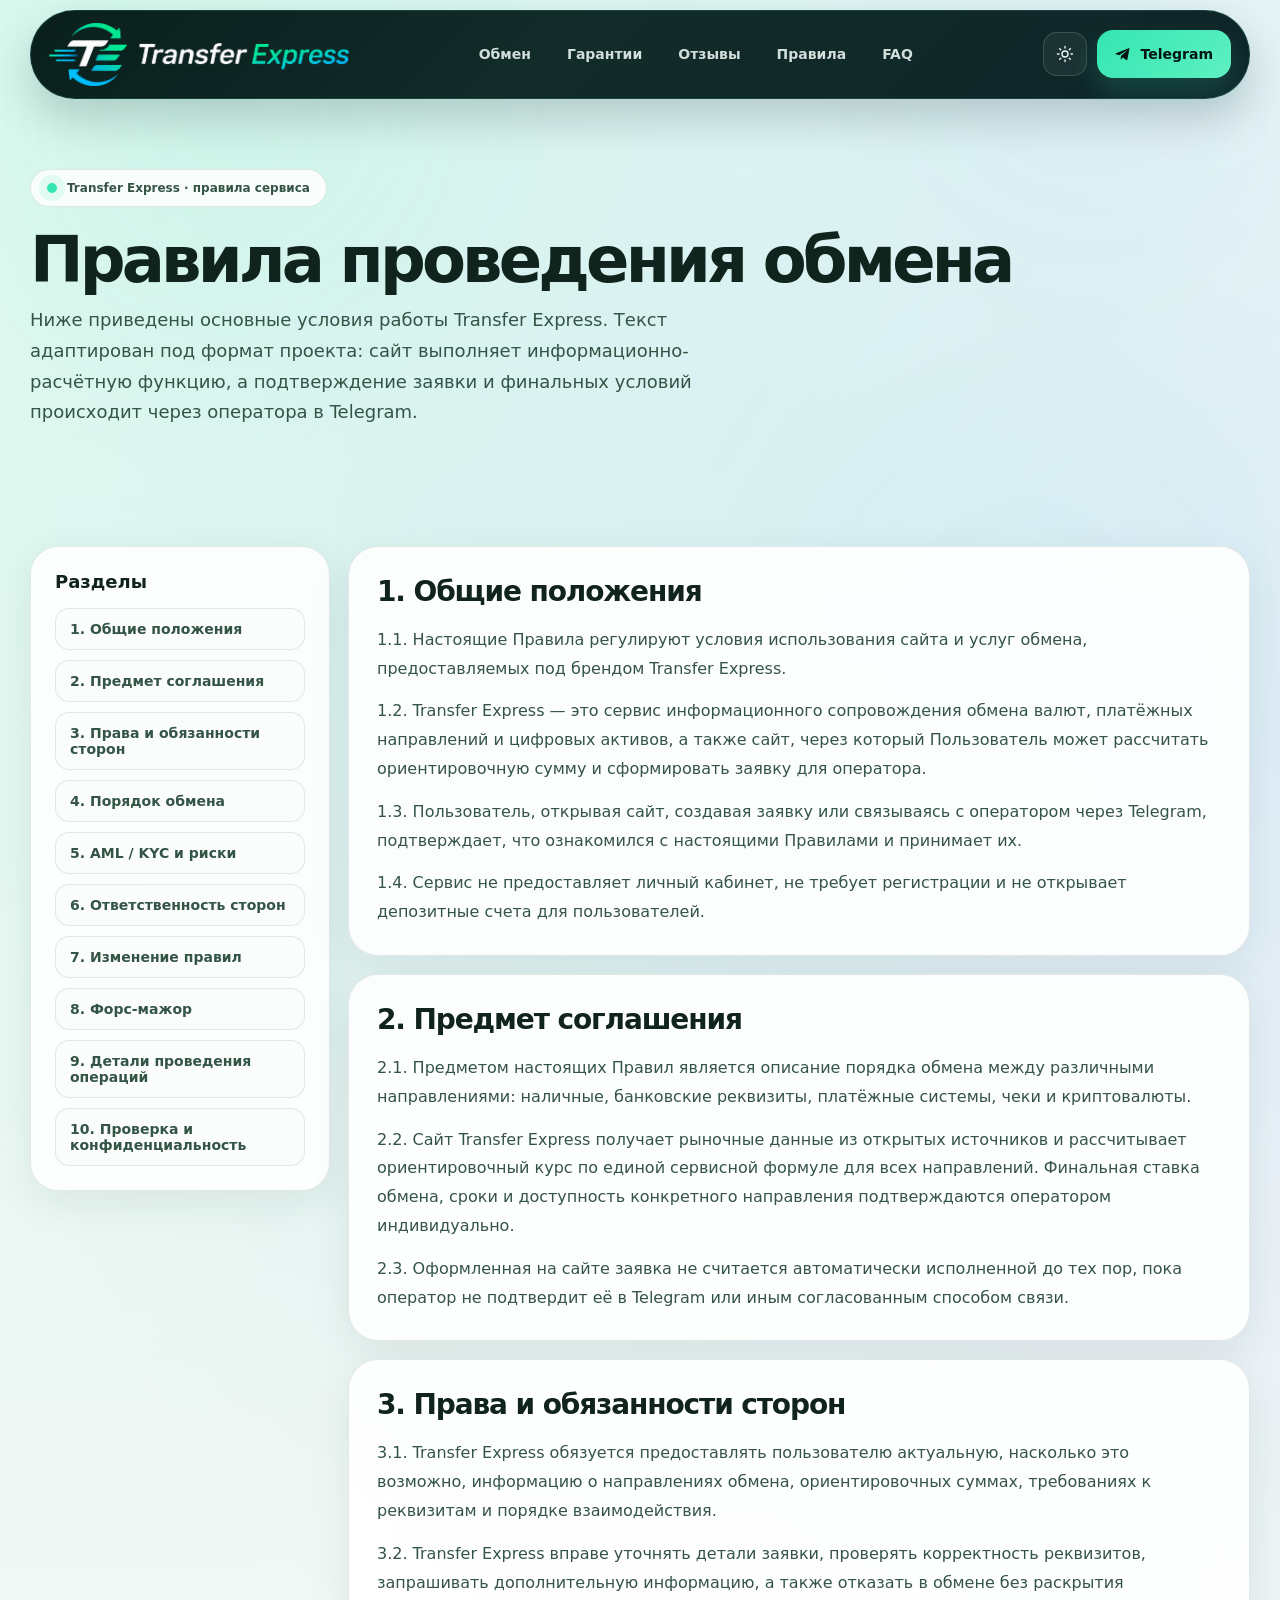
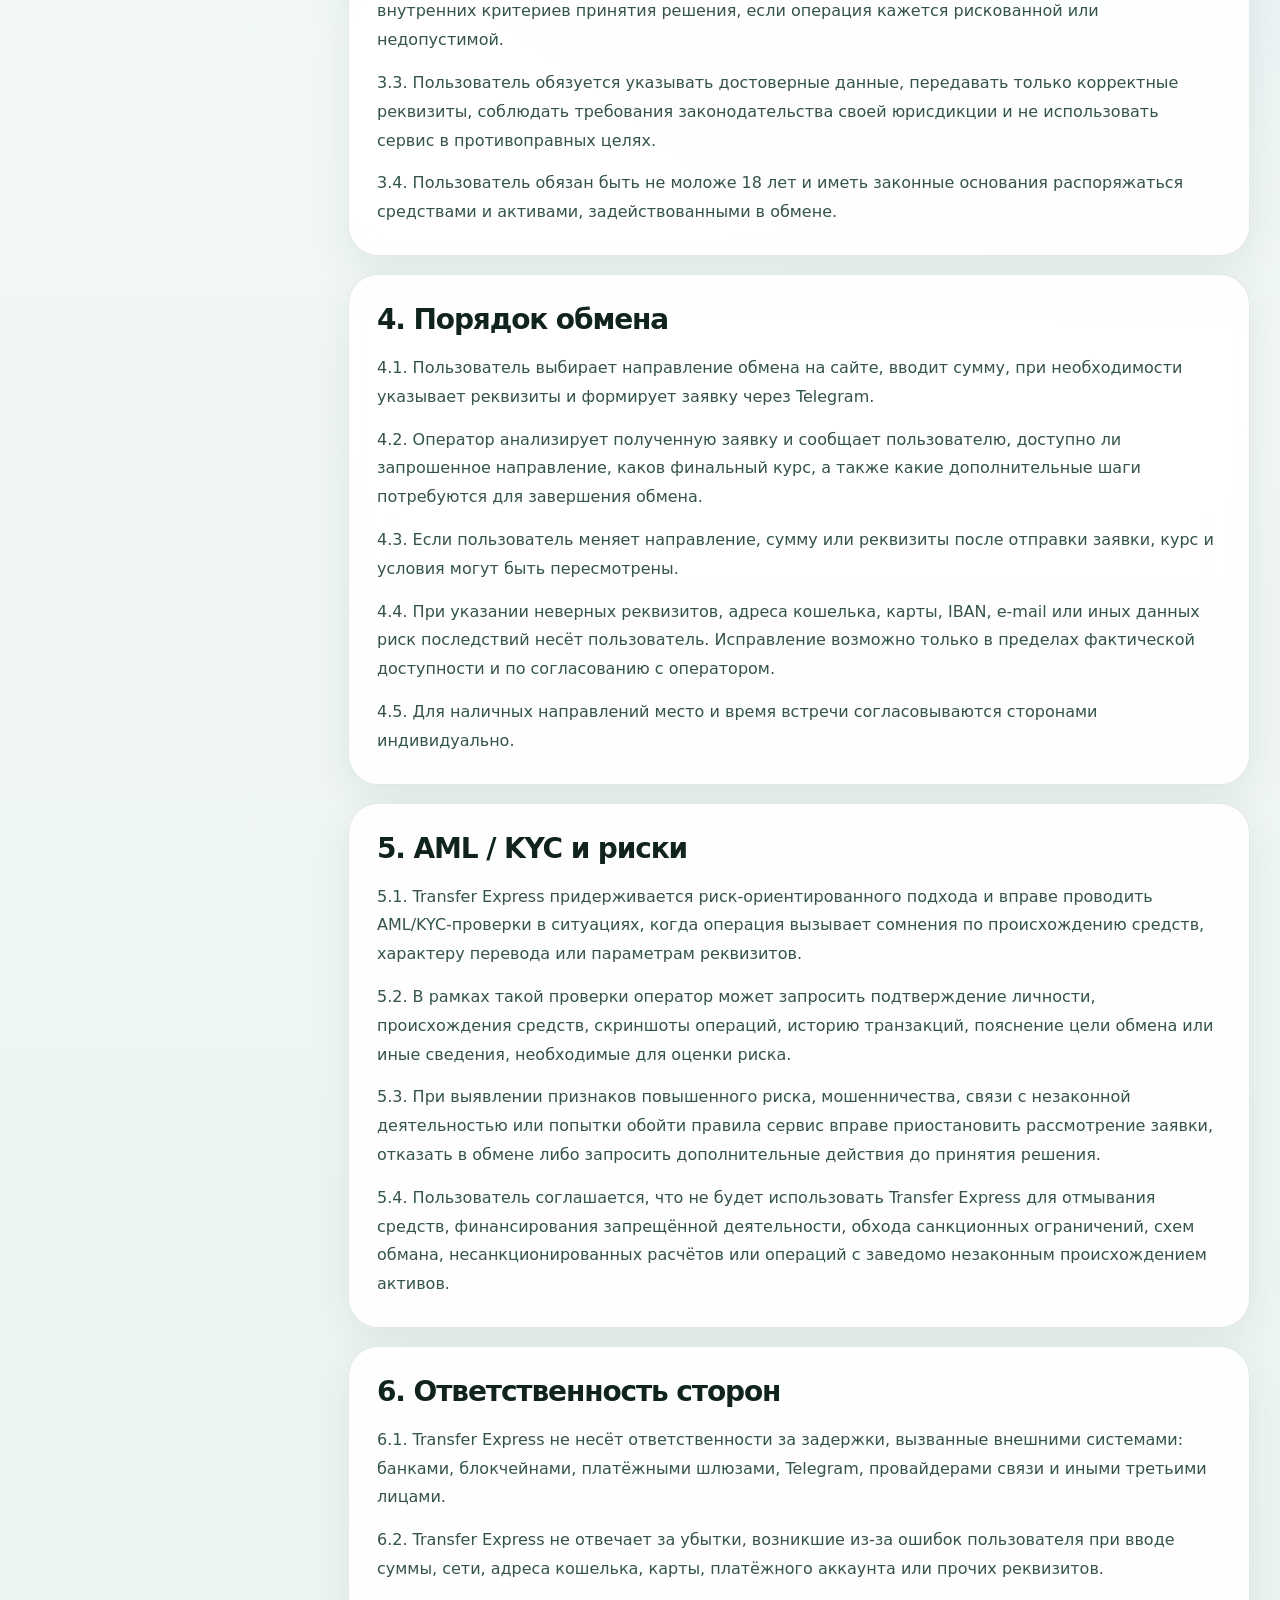
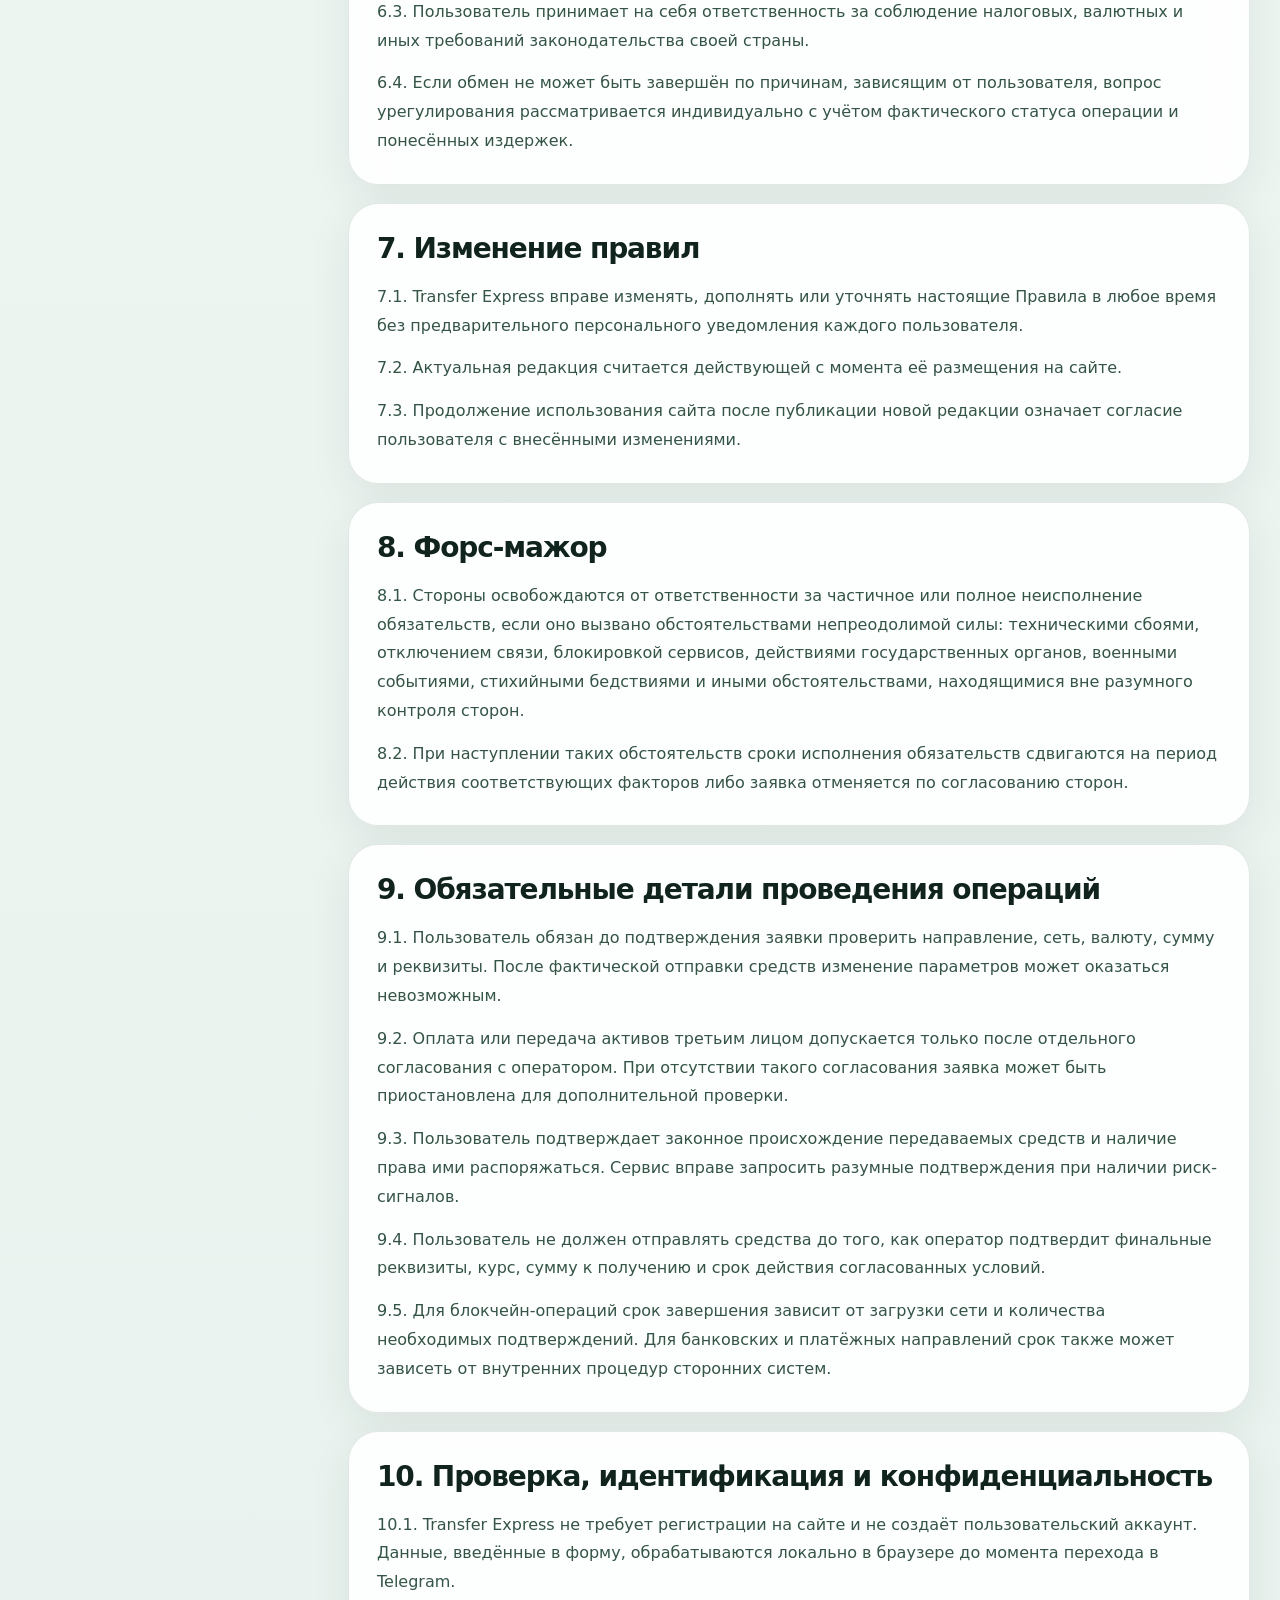
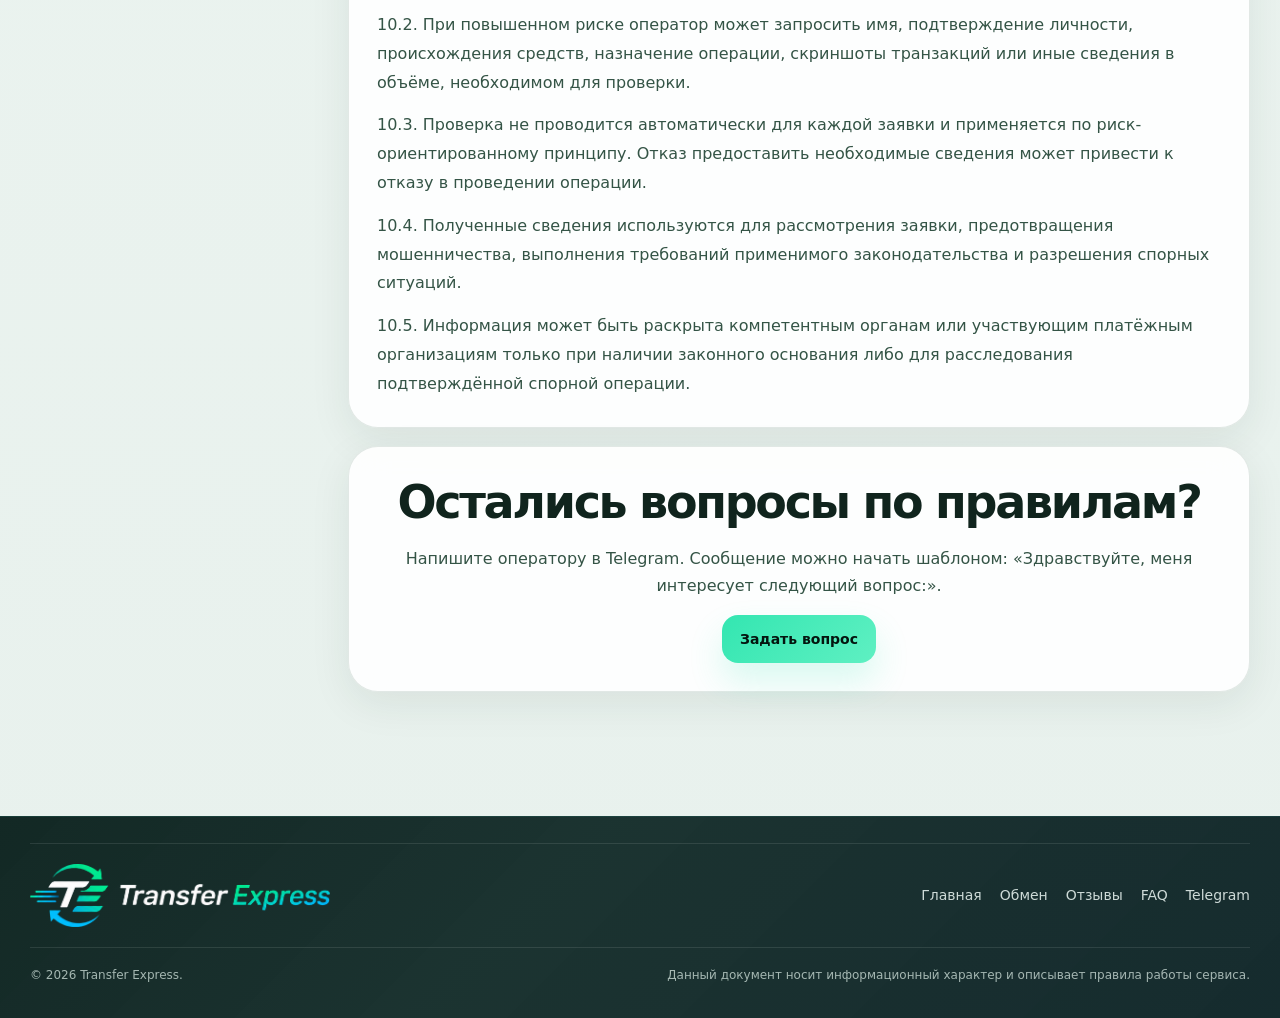
<file: rules.html>
<!doctype html>
<html lang="ru" data-theme="dark">
<head>
  <meta charset="utf-8">
  <meta name="viewport" content="width=device-width, initial-scale=1, viewport-fit=cover">

  <title>Правила обмена и AML/KYC — Transfer Express</title>
  <meta name="description" content="Правила проведения обменных операций в Transfer Express: порядок оформления заявок, расчёт курса, AML/KYC-проверка, возвраты, права и обязанности сторон.">
  <meta name="robots" content="index, follow, max-image-preview:large, max-snippet:-1, max-video-preview:-1">
  <link rel="canonical" href="https://transfer-express.online/rules.html">

  <meta name="theme-color" content="#08140f" media="(prefers-color-scheme: dark)">
  <meta name="theme-color" content="#eef5f1" media="(prefers-color-scheme: light)">

  <link rel="icon" type="image/png" sizes="331x331" href="/favicon.png">
  <link rel="shortcut icon" type="image/png" href="/favicon.png">
  <link rel="apple-touch-icon" href="/favicon.png">

  <meta property="og:type" content="website">
  <meta property="og:site_name" content="Transfer Express">
  <meta property="og:locale" content="ru_RU">
  <meta property="og:title" content="Правила обмена и AML/KYC — Transfer Express">
  <meta property="og:description" content="Порядок оформления обменных заявок, расчёт курса, AML/KYC-проверка, возвраты и обязанности сторон.">
  <meta property="og:url" content="https://transfer-express.online/rules.html">
  <meta property="og:image" content="https://transfer-express.online/assets/og-cover.png?v=1">
  <meta property="og:image:secure_url" content="https://transfer-express.online/assets/og-cover.png?v=1">
  <meta property="og:image:type" content="image/png">
  <meta property="og:image:width" content="1257">
  <meta property="og:image:height" content="263">
  <meta property="og:image:alt" content="Transfer Express — правила обмена">

  <meta name="twitter:card" content="summary_large_image">
  <meta name="twitter:title" content="Правила обмена и AML/KYC — Transfer Express">
  <meta name="twitter:description" content="Порядок оформления обменных заявок, расчёт курса, AML/KYC-проверка, возвраты и обязанности сторон.">
  <meta name="twitter:image" content="https://transfer-express.online/assets/og-cover.png?v=1">
  <meta name="twitter:image:alt" content="Transfer Express — правила обмена">

  <link rel="stylesheet" href="/styles.css">

  <script type="application/ld+json">
  {
    "@context": "https://schema.org",
    "@type": "WebPage",
    "@id": "https://transfer-express.online/rules.html#webpage",
    "url": "https://transfer-express.online/rules.html",
    "name": "Правила обмена и AML/KYC — Transfer Express",
    "description": "Правила проведения обменных операций в Transfer Express: порядок оформления заявок, расчёт курса, AML/KYC-проверка, возвраты, права и обязанности сторон.",
    "inLanguage": "ru",
    "isPartOf": {
      "@type": "WebSite",
      "@id": "https://transfer-express.online/#website",
      "url": "https://transfer-express.online/",
      "name": "Transfer Express"
    },
    "about": {
      "@type": "Organization",
      "@id": "https://transfer-express.online/#organization",
      "name": "Transfer Express",
      "url": "https://transfer-express.online/",
      "logo": {
        "@type": "ImageObject",
        "url": "https://transfer-express.online/favicon.png"
      },
      "sameAs": [
        "https://t.me/transfer_express"
      ]
    }
  }
  </script>
</head>
<body class="rules-page">
  <div class="ambient ambient-one" aria-hidden="true"></div>
  <div class="ambient ambient-two" aria-hidden="true"></div>
  <div class="noise" aria-hidden="true"></div>

  <header class="site-header scrolled" id="top">
    <div class="container header-inner">
      <a class="brand" href="index.html" aria-label="Transfer Express — на главную">
        <img class="brand-logo" src="assets/TransferExpress.png" alt="Transfer Express" width="300" height="63">
      </a>

      <nav class="desktop-nav" aria-label="Основная навигация">
        <a href="index.html#exchange">Обмен</a>
        <a href="index.html#guarantees">Гарантии</a>
        <a href="index.html#reviews">Отзывы</a>
        <a href="rules.html">Правила</a>
        <a href="index.html#faq">FAQ</a>
      </nav>

      <div class="header-actions">
        <button class="icon-button theme-toggle" type="button" aria-label="Переключить тему" title="Переключить тему">
          <svg class="sun-icon" viewBox="0 0 24 24" aria-hidden="true"><circle cx="12" cy="12" r="4"></circle><path d="M12 2v2M12 20v2M4.93 4.93l1.42 1.42M17.66 17.66l1.41 1.41M2 12h2M20 12h2M4.93 19.07l1.42-1.42M17.66 6.34l1.41-1.41"></path></svg>
          <svg class="moon-icon" viewBox="0 0 24 24" aria-hidden="true"><path d="M21 12.79A9 9 0 1 1 11.21 3 7 7 0 0 0 21 12.79z"></path></svg>
        </button>
        <a class="telegram-pill" href="https://t.me/transfer_express?text=%D0%97%D0%B4%D1%80%D0%B0%D0%B2%D1%81%D1%82%D0%B2%D1%83%D0%B9%D1%82%D0%B5%2C%20%D0%BC%D0%B5%D0%BD%D1%8F%20%D0%B8%D0%BD%D1%82%D0%B5%D1%80%D0%B5%D1%81%D1%83%D0%B5%D1%82%20%D1%81%D0%BB%D0%B5%D0%B4%D1%83%D1%8E%D1%89%D0%B8%D0%B9%20%D0%B2%D0%BE%D0%BF%D1%80%D0%BE%D1%81%3A" target="_blank" rel="noopener noreferrer">
          <svg viewBox="0 0 24 24" aria-hidden="true"><path d="M21.8 3.2 18.6 20c-.2 1.2-.9 1.5-1.8.9l-4.9-3.6-2.4 2.3c-.3.3-.5.5-1 .5l.4-5 9.1-8.2c.4-.4-.1-.6-.6-.2L6.2 13.8l-4.8-1.5c-1-.3-1.1-1 .2-1.5L20.4 3.5c.9-.3 1.6.2 1.4-.3z"></path></svg>
          Telegram
        </a>
      </div>
    </div>
  </header>

  <main class="rules-main">
    <section class="rules-hero">
      <div class="container reveal">
        <div class="eyebrow"><span class="live-dot"></span> Transfer Express · правила сервиса</div>
        <h1>Правила проведения обмена</h1>
        <p class="hero-lead rules-lead">Ниже приведены основные условия работы Transfer Express. Текст адаптирован под формат проекта: сайт выполняет информационно-расчётную функцию, а подтверждение заявки и финальных условий происходит через оператора в Telegram.</p>
      </div>
    </section>

    <section class="rules-sections">
      <div class="container rules-grid">
        <aside class="rules-sidebar reveal">
          <div class="rules-nav-card">
            <strong>Разделы</strong>
            <a href="#general">1. Общие положения</a>
            <a href="#subject">2. Предмет соглашения</a>
            <a href="#rights">3. Права и обязанности сторон</a>
            <a href="#exchange-order">4. Порядок обмена</a>
            <a href="#aml">5. AML / KYC и риски</a>
            <a href="#liability">6. Ответственность сторон</a>
            <a href="#changes">7. Изменение правил</a>
            <a href="#force">8. Форс-мажор</a>
            <a href="#transaction-details">9. Детали проведения операций</a>
            <a href="#privacy">10. Проверка и конфиденциальность</a>
          </div>
        </aside>

        <div class="rules-content reveal">
          <article class="rules-article" id="general">
            <h2>1. Общие положения</h2>
            <p>1.1. Настоящие Правила регулируют условия использования сайта и услуг обмена, предоставляемых под брендом Transfer Express.</p>
            <p>1.2. Transfer Express — это сервис информационного сопровождения обмена валют, платёжных направлений и цифровых активов, а также сайт, через который Пользователь может рассчитать ориентировочную сумму и сформировать заявку для оператора.</p>
            <p>1.3. Пользователь, открывая сайт, создавая заявку или связываясь с оператором через Telegram, подтверждает, что ознакомился с настоящими Правилами и принимает их.</p>
            <p>1.4. Сервис не предоставляет личный кабинет, не требует регистрации и не открывает депозитные счета для пользователей.</p>
          </article>

          <article class="rules-article" id="subject">
            <h2>2. Предмет соглашения</h2>
            <p>2.1. Предметом настоящих Правил является описание порядка обмена между различными направлениями: наличные, банковские реквизиты, платёжные системы, чеки и криптовалюты.</p>
            <p>2.2. Сайт Transfer Express получает рыночные данные из открытых источников и рассчитывает ориентировочный курс по единой сервисной формуле для всех направлений. Финальная ставка обмена, сроки и доступность конкретного направления подтверждаются оператором индивидуально.</p>
            <p>2.3. Оформленная на сайте заявка не считается автоматически исполненной до тех пор, пока оператор не подтвердит её в Telegram или иным согласованным способом связи.</p>
          </article>

          <article class="rules-article" id="rights">
            <h2>3. Права и обязанности сторон</h2>
            <p>3.1. Transfer Express обязуется предоставлять пользователю актуальную, насколько это возможно, информацию о направлениях обмена, ориентировочных суммах, требованиях к реквизитам и порядке взаимодействия.</p>
            <p>3.2. Transfer Express вправе уточнять детали заявки, проверять корректность реквизитов, запрашивать дополнительную информацию, а также отказать в обмене без раскрытия внутренних критериев принятия решения, если операция кажется рискованной или недопустимой.</p>
            <p>3.3. Пользователь обязуется указывать достоверные данные, передавать только корректные реквизиты, соблюдать требования законодательства своей юрисдикции и не использовать сервис в противоправных целях.</p>
            <p>3.4. Пользователь обязан быть не моложе 18 лет и иметь законные основания распоряжаться средствами и активами, задействованными в обмене.</p>
          </article>

          <article class="rules-article" id="exchange-order">
            <h2>4. Порядок обмена</h2>
            <p>4.1. Пользователь выбирает направление обмена на сайте, вводит сумму, при необходимости указывает реквизиты и формирует заявку через Telegram.</p>
            <p>4.2. Оператор анализирует полученную заявку и сообщает пользователю, доступно ли запрошенное направление, каков финальный курс, а также какие дополнительные шаги потребуются для завершения обмена.</p>
            <p>4.3. Если пользователь меняет направление, сумму или реквизиты после отправки заявки, курс и условия могут быть пересмотрены.</p>
            <p>4.4. При указании неверных реквизитов, адреса кошелька, карты, IBAN, e-mail или иных данных риск последствий несёт пользователь. Исправление возможно только в пределах фактической доступности и по согласованию с оператором.</p>
            <p>4.5. Для наличных направлений место и время встречи согласовываются сторонами индивидуально.</p>
          </article>

          <article class="rules-article" id="aml">
            <h2>5. AML / KYC и риски</h2>
            <p>5.1. Transfer Express придерживается риск-ориентированного подхода и вправе проводить AML/KYC-проверки в ситуациях, когда операция вызывает сомнения по происхождению средств, характеру перевода или параметрам реквизитов.</p>
            <p>5.2. В рамках такой проверки оператор может запросить подтверждение личности, происхождения средств, скриншоты операций, историю транзакций, пояснение цели обмена или иные сведения, необходимые для оценки риска.</p>
            <p>5.3. При выявлении признаков повышенного риска, мошенничества, связи с незаконной деятельностью или попытки обойти правила сервис вправе приостановить рассмотрение заявки, отказать в обмене либо запросить дополнительные действия до принятия решения.</p>
            <p>5.4. Пользователь соглашается, что не будет использовать Transfer Express для отмывания средств, финансирования запрещённой деятельности, обхода санкционных ограничений, схем обмана, несанкционированных расчётов или операций с заведомо незаконным происхождением активов.</p>
          </article>

          <article class="rules-article" id="liability">
            <h2>6. Ответственность сторон</h2>
            <p>6.1. Transfer Express не несёт ответственности за задержки, вызванные внешними системами: банками, блокчейнами, платёжными шлюзами, Telegram, провайдерами связи и иными третьими лицами.</p>
            <p>6.2. Transfer Express не отвечает за убытки, возникшие из-за ошибок пользователя при вводе суммы, сети, адреса кошелька, карты, платёжного аккаунта или прочих реквизитов.</p>
            <p>6.3. Пользователь принимает на себя ответственность за соблюдение налоговых, валютных и иных требований законодательства своей страны.</p>
            <p>6.4. Если обмен не может быть завершён по причинам, зависящим от пользователя, вопрос урегулирования рассматривается индивидуально с учётом фактического статуса операции и понесённых издержек.</p>
          </article>

          <article class="rules-article" id="changes">
            <h2>7. Изменение правил</h2>
            <p>7.1. Transfer Express вправе изменять, дополнять или уточнять настоящие Правила в любое время без предварительного персонального уведомления каждого пользователя.</p>
            <p>7.2. Актуальная редакция считается действующей с момента её размещения на сайте.</p>
            <p>7.3. Продолжение использования сайта после публикации новой редакции означает согласие пользователя с внесёнными изменениями.</p>
          </article>

          <article class="rules-article" id="force">
            <h2>8. Форс-мажор</h2>
            <p>8.1. Стороны освобождаются от ответственности за частичное или полное неисполнение обязательств, если оно вызвано обстоятельствами непреодолимой силы: техническими сбоями, отключением связи, блокировкой сервисов, действиями государственных органов, военными событиями, стихийными бедствиями и иными обстоятельствами, находящимися вне разумного контроля сторон.</p>
            <p>8.2. При наступлении таких обстоятельств сроки исполнения обязательств сдвигаются на период действия соответствующих факторов либо заявка отменяется по согласованию сторон.</p>
          </article>


          <article class="rules-article" id="transaction-details">
            <h2>9. Обязательные детали проведения операций</h2>
            <p>9.1. Пользователь обязан до подтверждения заявки проверить направление, сеть, валюту, сумму и реквизиты. После фактической отправки средств изменение параметров может оказаться невозможным.</p>
            <p>9.2. Оплата или передача активов третьим лицом допускается только после отдельного согласования с оператором. При отсутствии такого согласования заявка может быть приостановлена для дополнительной проверки.</p>
            <p>9.3. Пользователь подтверждает законное происхождение передаваемых средств и наличие права ими распоряжаться. Сервис вправе запросить разумные подтверждения при наличии риск-сигналов.</p>
            <p>9.4. Пользователь не должен отправлять средства до того, как оператор подтвердит финальные реквизиты, курс, сумму к получению и срок действия согласованных условий.</p>
            <p>9.5. Для блокчейн-операций срок завершения зависит от загрузки сети и количества необходимых подтверждений. Для банковских и платёжных направлений срок также может зависеть от внутренних процедур сторонних систем.</p>
          </article>

          <article class="rules-article" id="privacy">
            <h2>10. Проверка, идентификация и конфиденциальность</h2>
            <p>10.1. Transfer Express не требует регистрации на сайте и не создаёт пользовательский аккаунт. Данные, введённые в форму, обрабатываются локально в браузере до момента перехода в Telegram.</p>
            <p>10.2. При повышенном риске оператор может запросить имя, подтверждение личности, происхождения средств, назначение операции, скриншоты транзакций или иные сведения в объёме, необходимом для проверки.</p>
            <p>10.3. Проверка не проводится автоматически для каждой заявки и применяется по риск-ориентированному принципу. Отказ предоставить необходимые сведения может привести к отказу в проведении операции.</p>
            <p>10.4. Полученные сведения используются для рассмотрения заявки, предотвращения мошенничества, выполнения требований применимого законодательства и разрешения спорных ситуаций.</p>
            <p>10.5. Информация может быть раскрыта компетентным органам или участвующим платёжным организациям только при наличии законного основания либо для расследования подтверждённой спорной операции.</p>
          </article>

          <div class="rules-cta">
            <h3>Остались вопросы по правилам?</h3>
            <p>Напишите оператору в Telegram. Сообщение можно начать шаблоном: «Здравствуйте, меня интересует следующий вопрос:».</p>
            <a class="button button-primary" href="https://t.me/transfer_express?text=%D0%97%D0%B4%D1%80%D0%B0%D0%B2%D1%81%D1%82%D0%B2%D1%83%D0%B9%D1%82%D0%B5%2C%20%D0%BC%D0%B5%D0%BD%D1%8F%20%D0%B8%D0%BD%D1%82%D0%B5%D1%80%D0%B5%D1%81%D1%83%D0%B5%D1%82%20%D1%81%D0%BB%D0%B5%D0%B4%D1%83%D1%8E%D1%89%D0%B8%D0%B9%20%D0%B2%D0%BE%D0%BF%D1%80%D0%BE%D1%81%3A" target="_blank" rel="noopener noreferrer">Задать вопрос</a>
          </div>
        </div>
      </div>
    </section>
  </main>

  <footer class="site-footer">
    <div class="container footer-top">
      <a class="brand" href="index.html">
        <img class="brand-logo" src="assets/TransferExpress.png" alt="Transfer Express" width="300" height="63">
      </a>
      <div class="footer-links">
        <a href="index.html">Главная</a>
        <a href="index.html#exchange">Обмен</a>
        <a href="index.html#reviews">Отзывы</a>
        <a href="index.html#faq">FAQ</a>
        <a href="https://t.me/transfer_express" target="_blank" rel="noopener noreferrer">Telegram</a>
      </div>
    </div>
    <div class="container footer-bottom">
      <p>© <span id="currentYear"></span> Transfer Express.</p>
      <p>Данный документ носит информационный характер и описывает правила работы сервиса.</p>
    </div>
  </footer>

  <script>
    (function () {
      const root = document.documentElement;
      const toggle = document.querySelector('.theme-toggle');
      const meta = document.querySelector('meta[name="theme-color"]');
      const yearEl = document.getElementById('currentYear');
      if (yearEl) yearEl.textContent = String(new Date().getFullYear());
      function applyTheme(theme) {
        root.dataset.theme = theme;
        try { localStorage.setItem('transfer-express-theme', theme); } catch (_) {}
        if (meta) meta.setAttribute('content', theme === 'light' ? '#eef5f1' : '#08140f');
      }
      let saved = null;
      try { saved = localStorage.getItem('transfer-express-theme'); } catch (_) {}
      const preferred = window.matchMedia('(prefers-color-scheme: light)').matches ? 'light' : 'dark';
      applyTheme(saved || preferred);
      if (toggle) toggle.addEventListener('click', () => applyTheme(root.dataset.theme === 'dark' ? 'light' : 'dark'));
      const revealItems = document.querySelectorAll('.reveal');
      if (window.matchMedia('(max-width: 980px)').matches) {
        revealItems.forEach(el => el.classList.add('visible'));
      }
      if (!('IntersectionObserver' in window)) {
        revealItems.forEach(el => el.classList.add('visible'));
      } else {
        const observer = new IntersectionObserver(entries => {
          entries.forEach(entry => {
            if (entry.isIntersecting) {
              entry.target.classList.add('visible');
              observer.unobserve(entry.target);
            }
          });
        }, { threshold: 0.08, rootMargin: '0px 0px -50px' });
        revealItems.forEach(el => observer.observe(el));
      }
    }());
  </script>
</body>
</html>
</file>
<file: styles.css>
:root {
  --bg: #08140f;
  --bg-elevated: rgba(10, 29, 23, .78);
  --surface: rgba(9, 25, 19, .72);
  --surface-soft: rgba(12, 31, 24, .82);
  --surface-solid: #0d211b;
  --surface-hover: rgba(17, 41, 31, .94);
  --text: #f4fff8;
  --text-soft: #c7ddd2;
  --text-muted: #87a697;
  --line: rgba(123, 177, 151, .15);
  --line-strong: rgba(123, 177, 151, .28);
  --accent: #33e6b1;
  --accent-strong: #20c896;
  --accent-soft: rgba(51, 230, 177, .12);
  --accent-rgb: 51, 230, 177;
  --warning: #f3b562;
  --danger: #ff6c75;
  --telegram: #2da5e1;
  --shadow-soft: 0 18px 60px rgba(0, 0, 0, .25);
  --shadow-strong: 0 28px 80px rgba(0, 0, 0, .34);
  --radius: 22px;
  --radius-lg: 30px;
  --radius-xl: 40px;
  --container: 1220px;
  --font: Inter, ui-sans-serif, system-ui, -apple-system, BlinkMacSystemFont, "Segoe UI", sans-serif;
}

html[data-theme="light"] {
  --bg: #eef5f1;
  --bg-elevated: rgba(255, 255, 255, .88);
  --surface: rgba(255, 255, 255, .9);
  --surface-soft: rgba(250, 253, 251, .96);
  --surface-solid: #ffffff;
  --surface-hover: #ffffff;
  --text: #10241d;
  --text-soft: #345446;
  --text-muted: #5f7d70;
  --line: rgba(44, 83, 66, .13);
  --line-strong: rgba(44, 83, 66, .24);
  --accent-soft: rgba(51, 230, 177, .1);
  --shadow-soft: 0 12px 40px rgba(28, 53, 44, .08);
  --shadow-strong: 0 22px 54px rgba(28, 53, 44, .12);
}

* { box-sizing: border-box; }
html { scroll-behavior: smooth; }
body {
  margin: 0;
  color: var(--text);
  background: radial-gradient(circle at top left, rgba(var(--accent-rgb), .12), transparent 28%), radial-gradient(circle at bottom right, rgba(var(--accent-rgb), .08), transparent 26%), var(--bg);
  font-family: var(--font);
  text-rendering: optimizeLegibility;
  -webkit-font-smoothing: antialiased;
}
a { color: inherit; text-decoration: none; }
button, input, textarea { font: inherit; }
button { cursor: pointer; }
img { display: block; max-width: 100%; }
svg { display: block; }

.container { width: min(var(--container), calc(100% - 36px)); margin: 0 auto; }
.sr-only { position: absolute; width: 1px; height: 1px; margin: -1px; padding: 0; overflow: hidden; white-space: nowrap; border: 0; clip: rect(0,0,0,0); }

.ambient,
.noise {
  position: fixed;
  inset: 0;
  pointer-events: none;
  z-index: -3;
}
.ambient-one {
  background: radial-gradient(circle at 18% 12%, rgba(var(--accent-rgb), .2), transparent 25%);
  filter: blur(40px);
}
.ambient-two {
  background: radial-gradient(circle at 85% 4%, rgba(70, 103, 255, .16), transparent 22%), radial-gradient(circle at 80% 70%, rgba(var(--accent-rgb), .1), transparent 30%);
  filter: blur(32px);
}
.noise {
  z-index: -2;
  opacity: .2;
  background-image: radial-gradient(circle at 1px 1px, rgba(255,255,255,.05) 1px, transparent 0);
  background-size: 10px 10px;
  mix-blend-mode: overlay;
}

.site-header {
  position: sticky;
  top: 0;
  z-index: 40;
  padding: 14px 0;
  transition: padding .2s ease, background .2s ease, border-color .2s ease, box-shadow .2s ease;
}
.site-header.scrolled,
.site-header:has(+ main) {
  backdrop-filter: blur(16px);
}
.site-header.scrolled {
  padding: 10px 0;
}
.header-inner {
  display: flex;
  align-items: center;
  justify-content: space-between;
  gap: 22px;
  padding: 12px 18px;
  border: 1px solid var(--line);
  border-radius: 999px;
  background: var(--bg-elevated);
  box-shadow: var(--shadow-soft);
}
.brand {
  min-width: 0;
  display: inline-flex;
  align-items: center;
  flex-shrink: 0;
  border-radius: 18px;
}
.brand-logo {
  display: block;
  width: clamp(190px, 25vw, 300px);
  height: auto;
  filter: none;
  border-radius: 14px;
}
html[data-theme="light"] .brand {
  padding: 8px 12px;
  background: linear-gradient(180deg, rgba(9, 25, 35, .96), rgba(7, 21, 30, .92));
  border: 1px solid rgba(20, 197, 255, .12);
  box-shadow: 0 10px 24px rgba(8, 24, 32, .14);
}

.desktop-nav {
  display: inline-flex;
  align-items: center;
  gap: 8px;
}
.desktop-nav a {
  padding: 10px 14px;
  color: var(--text-soft);
  font-size: 14px;
  font-weight: 650;
  border-radius: 999px;
  transition: background .2s ease, color .2s ease;
}
.desktop-nav a:hover { background: var(--surface-hover); color: var(--text); }
.header-actions { display: inline-flex; align-items: center; gap: 10px; }
.icon-button,
.theme-toggle {
  width: 44px;
  height: 44px;
  display: grid;
  place-items: center;
  color: var(--text-soft);
  border: 1px solid var(--line);
  border-radius: 14px;
  background: var(--surface-soft);
  transition: transform .2s ease, background .2s ease, border-color .2s ease;
}
.icon-button:hover,
.theme-toggle:hover { transform: translateY(-1px); background: var(--surface-hover); border-color: var(--line-strong); }
.theme-toggle svg { width: 18px; height: 18px; fill: none; stroke: currentColor; stroke-width: 1.8; stroke-linecap: round; stroke-linejoin: round; }
html[data-theme="dark"] .sun-icon,
html[data-theme="light"] .moon-icon { display: none; }
.telegram-pill,
.button {
  display: inline-flex;
  align-items: center;
  justify-content: center;
  gap: 10px;
  min-height: 48px;
  padding: 0 18px;
  border-radius: 16px;
  font-size: 14px;
  font-weight: 750;
  transition: transform .2s ease, box-shadow .2s ease, background .2s ease, border-color .2s ease;
}
.telegram-pill {
  color: #041610;
  background: linear-gradient(135deg, var(--accent), #5ff0c2);
  box-shadow: 0 14px 28px rgba(var(--accent-rgb), .18);
}
.telegram-pill:hover,
.button:hover { transform: translateY(-2px); }
.telegram-pill svg,
.button svg { width: 16px; height: 16px; fill: none; stroke: currentColor; stroke-width: 2; stroke-linecap: round; stroke-linejoin: round; }
.telegram-pill svg { fill: currentColor; stroke: none; }
.button-primary {
  color: #04150f;
  background: linear-gradient(135deg, var(--accent), #5ff0c2);
  box-shadow: 0 18px 34px rgba(var(--accent-rgb), .18);
}
.button-ghost {
  color: var(--text);
  border: 1px solid var(--line);
  background: var(--surface-soft);
}
.button-light {
  color: #04150f;
  border: 0;
  background: #ffffff;
}

.hero { padding: 50px 0 30px; }
.hero-grid {
  display: grid;
  grid-template-columns: 1.05fr .95fr;
  gap: 28px;
  align-items: center;
}
.hero-copy,
.rate-preview,
.exchange-shell,
.rules-teaser-card,
.cta-card,
.rules-nav-card,
.rules-article,
.rules-cta,
.guarantees-copy,
.logo-card,
.mini-badge {
  border: 1px solid var(--line);
  background: var(--surface);
  backdrop-filter: blur(18px);
  box-shadow: var(--shadow-soft);
}
.hero-copy {
  padding: 34px;
  border-radius: var(--radius-xl);
}
.eyebrow {
  width: max-content;
  max-width: 100%;
  display: inline-flex;
  align-items: center;
  gap: 10px;
  min-height: 38px;
  padding: 0 16px;
  color: var(--text-soft);
  border: 1px solid var(--line);
  border-radius: 999px;
  background: var(--surface-soft);
  font-size: 12px;
  font-weight: 700;
}
.live-dot {
  width: 10px;
  height: 10px;
  border-radius: 50%;
  background: var(--accent);
  box-shadow: 0 0 0 8px rgba(var(--accent-rgb), .12);
}
.hero h1,
.rules-hero h1 {
  margin: 22px 0 14px;
  font-size: clamp(40px, 5vw, 68px);
  line-height: .98;
  letter-spacing: -.06em;
}
.hero h1 span,
.rules-hero h1 span { color: var(--accent); }
.hero-lead,
.rules-lead {
  max-width: 720px;
  margin: 0;
  color: var(--text-soft);
  font-size: 18px;
  line-height: 1.65;
}
.hero-actions { display: flex; flex-wrap: wrap; gap: 12px; margin-top: 28px; }
.trust-row {
  display: grid;
  grid-template-columns: repeat(3, 1fr);
  gap: 14px;
  margin-top: 30px;
}
.trust-item {
  min-height: 112px;
  display: flex;
  align-items: center;
  gap: 14px;
  padding: 18px;
  border: 1px solid var(--line);
  border-radius: 22px;
  background: var(--surface-soft);
}
.trust-item svg {
  width: 22px;
  height: 22px;
  flex: none;
  color: var(--accent);
  fill: none;
  stroke: currentColor;
  stroke-width: 1.8;
  stroke-linecap: round;
  stroke-linejoin: round;
}
.trust-item strong { display: block; font-size: 15px; }
.trust-item small { display: block; margin-top: 4px; color: var(--text-muted); font-size: 12px; line-height: 1.45; }

.rate-preview {
  position: relative;
  padding: 28px;
  overflow: hidden;
  border-radius: var(--radius-xl);
}
.preview-orbit {
  position: absolute;
  inset: -110px auto auto -50px;
  width: 260px;
  height: 260px;
  border-radius: 50%;
  border: 1px solid rgba(var(--accent-rgb), .18);
  background: radial-gradient(circle at center, rgba(var(--accent-rgb), .12), transparent 60%);
}
.preview-head,
.preview-rate,
.preview-pair,
.preview-meta { position: relative; z-index: 1; }
.preview-head {
  display: flex;
  align-items: center;
  justify-content: space-between;
  gap: 12px;
}
.preview-head > span:first-child { font-size: 12px; color: var(--text-soft); font-weight: 750; }
.api-status {
  display: inline-flex;
  align-items: center;
  gap: 8px;
  min-height: 32px;
  padding: 0 12px;
  border-radius: 999px;
  background: rgba(255,255,255,.04);
  border: 1px solid var(--line);
  font-size: 11px;
  font-weight: 800;
}
.api-status i {
  width: 8px;
  height: 8px;
  border-radius: 50%;
  background: var(--warning);
  box-shadow: 0 0 0 6px rgba(243, 181, 98, .12);
}
.api-status[data-status="online"] i { background: var(--accent); box-shadow: 0 0 0 6px rgba(var(--accent-rgb), .12); }
.api-status[data-status="offline"] i { background: var(--danger); box-shadow: 0 0 0 6px rgba(255, 108, 117, .12); }
.preview-pair {
  display: flex;
  align-items: center;
  gap: 12px;
  margin-top: 24px;
}
.mini-asset {
  min-height: 42px;
  display: inline-flex;
  align-items: center;
  padding: 0 14px;
  border: 1px solid var(--line);
  border-radius: 14px;
  background: var(--surface-soft);
  font-size: 13px;
  font-weight: 700;
}
.preview-pair svg,
.preview-rate svg { width: 18px; height: 18px; color: var(--accent); fill: none; stroke: currentColor; stroke-width: 1.8; stroke-linecap: round; stroke-linejoin: round; }
.preview-rate {
  display: flex;
  align-items: baseline;
  gap: 10px;
  margin-top: 22px;
}
.preview-rate span { color: var(--text-soft); font-size: 16px; }
.preview-rate strong { font-size: clamp(22px, 4vw, 34px); letter-spacing: -.05em; }
.preview-chart {
  position: relative;
  z-index: 1;
  height: 152px;
  margin-top: 24px;
  color: var(--accent);
  border-radius: 24px;
  background: linear-gradient(180deg, rgba(var(--accent-rgb), .08), transparent);
  overflow: hidden;
}
.preview-chart svg { width: 100%; height: 100%; }
.chart-area { fill: url(#chartFill); }
.chart-line { fill: none; stroke: currentColor; stroke-width: 4; stroke-linecap: round; }
.preview-meta {
  display: grid;
  grid-template-columns: repeat(3, 1fr);
  gap: 12px;
  margin-top: 18px;
}
.preview-meta div {
  padding: 14px;
  border: 1px solid var(--line);
  border-radius: 18px;
  background: var(--surface-soft);
}
.preview-meta span,
.preview-meta strong { display: block; }
.preview-meta span { color: var(--text-muted); font-size: 10px; text-transform: uppercase; letter-spacing: .08em; }
.preview-meta strong { margin-top: 6px; font-size: 13px; line-height: 1.4; }
.preview-note { position: relative; z-index: 1; margin: 18px 0 0; color: var(--text-muted); font-size: 12px; line-height: 1.6; }

.section-heading {
  display: flex;
  align-items: end;
  justify-content: space-between;
  gap: 30px;
}
.section-heading.centered,
.compact-heading {
  display: block;
  text-align: center;
}
.section-kicker {
  display: inline-block;
  margin-bottom: 10px;
  color: var(--accent);
  font-size: 12px;
  font-weight: 850;
  letter-spacing: .14em;
  text-transform: uppercase;
}
.section-heading h2,
.rules-teaser-card h2,
.faq-intro h2,
.cta-card h2,
.guarantees-copy h3,
.rules-cta h3 { margin: 0; font-size: clamp(30px, 4vw, 46px); letter-spacing: -.05em; }
.section-heading p,
.faq-intro p,
.cta-card p,
.guarantees-copy p,
.rules-teaser-card p,
.rules-page .hero-lead { color: var(--text-soft); line-height: 1.7; }

.exchange-section,
.process-section,
.guarantees-section,
.rules-teaser-section,
.faq-section,
.cta-section,
.rules-sections { padding: 100px 0; }
.exchange-shell {
  display: grid;
  grid-template-columns: 1.1fr .78fr;
  gap: 0;
  margin-top: 40px;
  overflow: hidden;
  border-radius: 34px;
}
.exchange-main { padding: 30px; }
.selector-layout,
.amount-grid,
.details-grid,
.request-fields,
.guarantees-layout,
.rules-grid,
.process-grid { display: grid; gap: 18px; }
.selector-layout { grid-template-columns: 1fr auto 1fr; align-items: stretch; }
.amount-grid { grid-template-columns: 1fr 1fr; margin-top: 18px; }
.details-grid { grid-template-columns: 1fr 1fr; margin-top: 18px; }
.request-fields { grid-template-columns: 1fr 1fr; }
.currency-card,
.detail-card,
.request-panel { border: 1px solid var(--line); border-radius: 28px; background: var(--surface-soft); }
.currency-card { padding: 22px; }
.selector-card { padding: 20px; }
.currency-head {
  display: flex;
  align-items: center;
  gap: 14px;
  margin-bottom: 16px;
}
.compact-head { margin-bottom: 14px; }
.step-number {
  width: 40px;
  height: 40px;
  display: grid;
  place-items: center;
  flex: none;
  color: var(--accent);
  border-radius: 14px;
  border: 1px solid rgba(var(--accent-rgb), .2);
  background: rgba(var(--accent-rgb), .08);
  font-size: 14px;
  font-weight: 900;
}
.currency-head small { color: var(--text-muted); font-size: 11px; text-transform: uppercase; letter-spacing: .08em; }
.currency-head h3 { margin: 4px 0 0; font-size: 19px; letter-spacing: -.03em; }
.asset-picker {
  width: 100%;
  min-height: 88px;
  display: flex;
  align-items: center;
  gap: 16px;
  padding: 16px 18px;
  color: var(--text);
  border: 1px solid var(--line);
  border-radius: 22px;
  background: color-mix(in srgb, var(--surface-solid) 82%, transparent);
  transition: transform .2s ease, border-color .2s ease, background .2s ease;
}
.asset-picker:hover { transform: translateY(-2px); border-color: rgba(var(--accent-rgb), .28); background: var(--surface-hover); }
.asset-picker svg { width: 18px; height: 18px; margin-left: auto; color: var(--text-muted); fill: none; stroke: currentColor; stroke-width: 1.8; stroke-linecap: round; stroke-linejoin: round; }
.asset-picker-icon,
.coin,
.asset-item-icon {
  width: 50px;
  height: 50px;
  display: grid;
  place-items: center;
  flex: none;
  color: #04261a;
  border-radius: 16px;
  background: linear-gradient(135deg, var(--accent), #6ef3c8);
  font-size: 20px;
  font-weight: 900;
}
.asset-picker-copy { min-width: 0; display: flex; flex-direction: column; align-items: start; }
.asset-picker-copy strong { font-size: 16px; }
.asset-picker-copy small { margin-top: 4px; color: var(--text-muted); font-size: 12px; text-align: left; }

.swap-divider { display: grid; place-items: center; }
.swap-button {
  width: 62px;
  height: 62px;
  display: grid;
  place-items: center;
  border: 1px solid rgba(var(--accent-rgb), .24);
  border-radius: 22px;
  background: linear-gradient(135deg, rgba(var(--accent-rgb), .08), rgba(var(--accent-rgb), .15));
  box-shadow: inset 0 1px 0 rgba(255,255,255,.05);
}
.swap-button span {
  width: 40px;
  height: 40px;
  display: grid;
  place-items: center;
  border-radius: 14px;
  background: rgba(var(--accent-rgb), .14);
}
.swap-button svg { width: 20px; height: 20px; color: var(--accent); fill: none; stroke: currentColor; stroke-width: 1.8; stroke-linecap: round; stroke-linejoin: round; }
.amount-field {
  min-height: 90px;
  display: flex;
  align-items: center;
  gap: 14px;
  padding: 0 18px;
  border: 1px solid var(--line);
  border-radius: 22px;
  background: color-mix(in srgb, var(--surface-solid) 82%, transparent);
}
.amount-field input,
.amount-field output {
  flex: 1;
  min-width: 0;
  color: var(--text);
  font-size: clamp(24px, 4vw, 42px);
  letter-spacing: -.05em;
  border: 0;
  outline: 0;
  background: transparent;
}
.amount-field output { display: block; overflow: hidden; text-overflow: ellipsis; white-space: nowrap; }
.amount-field input::placeholder { color: var(--text-muted); }
.currency-chip {
  min-height: 56px;
  display: inline-flex;
  align-items: center;
  gap: 12px;
  padding: 0 14px;
  border: 1px solid var(--line);
  border-radius: 18px;
  background: var(--surface-soft);
}
.currency-chip strong { display: block; font-size: 14px; }
.currency-chip small { display: block; margin-top: 2px; color: var(--text-muted); font-size: 11px; }
.field-meta {
  display: flex;
  align-items: center;
  justify-content: space-between;
  gap: 16px;
  margin-top: 12px;
  color: var(--text-muted);
  font-size: 12px;
}
.quick-amounts { display: flex; align-items: center; gap: 8px; }
.text-button {
  min-height: 32px;
  padding: 0 12px;
  color: var(--text-soft);
  border: 1px solid var(--line);
  border-radius: 999px;
  background: transparent;
  font-size: 11px;
  font-weight: 750;
}
.text-button:hover { background: var(--surface-hover); border-color: var(--line-strong); }
.network-badge {
  display: inline-flex;
  align-items: center;
  gap: 8px;
  min-height: 32px;
  padding: 0 12px;
  color: var(--text-soft);
  border-radius: 999px;
  background: rgba(var(--accent-rgb), .08);
  font-size: 11px;
  font-weight: 800;
}
.network-badge i { width: 8px; height: 8px; border-radius: 50%; background: var(--accent); box-shadow: 0 0 0 6px rgba(var(--accent-rgb), .1); }
.rate-strip {
  display: grid;
  grid-template-columns: 1fr 1fr auto;
  align-items: center;
  gap: 20px;
  margin-top: 18px;
  padding: 18px;
  border: 1px solid var(--line);
  border-radius: 22px;
  background: var(--surface-soft);
}
.rate-strip div span,
.rate-strip div strong { display: block; }
.rate-strip div span { color: var(--text-muted); font-size: 10px; text-transform: uppercase; letter-spacing: .08em; }
.rate-strip div strong { margin-top: 6px; font-size: 14px; line-height: 1.5; }
.rate-strip b { color: var(--accent); }
.refresh-rate {
  display: inline-flex;
  align-items: center;
  gap: 8px;
  min-height: 42px;
  padding: 0 12px;
  color: var(--text-soft);
  border: 1px solid var(--line);
  border-radius: 14px;
  background: transparent;
  font-size: 12px;
  font-weight: 700;
}
.refresh-rate:hover { background: var(--surface-hover); }
.refresh-rate svg { width: 16px; height: 16px; fill: none; stroke: currentColor; stroke-width: 1.8; stroke-linecap: round; stroke-linejoin: round; }
.refresh-rate.loading svg { animation: spin .8s linear infinite; }
@keyframes spin { to { transform: rotate(360deg); } }
.detail-card { padding: 22px; }
.detail-label { display: block; color: var(--text-muted); font-size: 11px; text-transform: uppercase; letter-spacing: .08em; }
.detail-card strong { display: block; margin-top: 12px; font-size: 18px; letter-spacing: -.03em; }
.detail-card p { margin: 10px 0 0; color: var(--text-soft); font-size: 14px; line-height: 1.65; }
.request-panel { margin-top: 18px; padding: 22px; }
.form-field > span { display: block; margin-bottom: 8px; color: var(--text-soft); font-size: 12px; font-weight: 750; }
.form-field small { display: block; margin-top: 8px; color: var(--text-muted); font-size: 11px; line-height: 1.5; }
.input-wrap {
  min-height: 52px;
  display: flex;
  align-items: center;
  gap: 10px;
  padding: 0 14px;
  border: 1px solid var(--line);
  border-radius: 16px;
  background: color-mix(in srgb, var(--surface-solid) 82%, transparent);
  transition: border-color .2s ease, box-shadow .2s ease;
}
.input-wrap:focus-within { border-color: rgba(var(--accent-rgb), .56); box-shadow: 0 0 0 4px rgba(var(--accent-rgb), .08); }
.input-wrap svg { width: 18px; height: 18px; flex: none; color: var(--text-muted); fill: none; stroke: currentColor; stroke-width: 1.7; stroke-linecap: round; stroke-linejoin: round; }
.input-wrap input,
.input-wrap textarea {
  width: 100%;
  min-width: 0;
  color: var(--text);
  border: 0;
  outline: 0;
  background: transparent;
  font-size: 14px;
}
.input-wrap input::placeholder,
.input-wrap textarea::placeholder { color: var(--text-muted); }
.textarea-wrap { min-height: 120px; align-items: start; padding-top: 14px; padding-bottom: 14px; }
.textarea-wrap textarea { resize: vertical; min-height: 86px; }
.input-wrap.invalid { border-color: rgba(255, 108, 117, .65); box-shadow: 0 0 0 4px rgba(255, 108, 117, .08); }
.order-footer {
  display: flex;
  align-items: center;
  justify-content: space-between;
  gap: 24px;
  margin-top: 18px;
}
.reworked-footer { align-items: end; }
.check-row {
  max-width: 640px;
  display: flex;
  align-items: flex-start;
  gap: 10px;
  color: var(--text-muted);
  font-size: 11px;
  line-height: 1.55;
  cursor: pointer;
}
.check-row input { position: absolute; opacity: 0; pointer-events: none; }
.custom-check {
  width: 18px;
  height: 18px;
  display: grid;
  place-items: center;
  flex: none;
  margin-top: 1px;
  border: 1px solid var(--line-strong);
  border-radius: 6px;
  background: var(--surface-soft);
}
.custom-check svg { width: 12px; height: 12px; opacity: 0; fill: none; stroke: #04261a; stroke-width: 2.5; stroke-linecap: round; stroke-linejoin: round; }
.check-row input:checked + .custom-check { border-color: var(--accent); background: var(--accent); }
.check-row input:checked + .custom-check svg { opacity: 1; }
.action-cluster { display: flex; flex-wrap: wrap; justify-content: end; gap: 12px; }
.order-button { min-width: 260px; }
.exchange-summary {
  display: flex;
  flex-direction: column;
  padding: 30px 26px;
  border-left: 1px solid var(--line);
  background: linear-gradient(160deg, rgba(var(--accent-rgb), .07), rgba(13, 33, 27, .72));
}
.summary-top { display: flex; align-items: center; gap: 12px; }
.summary-icon {
  width: 46px;
  height: 46px;
  display: grid;
  place-items: center;
  color: var(--accent);
  border: 1px solid rgba(var(--accent-rgb), .18);
  border-radius: 15px;
  background: rgba(var(--accent-rgb), .08);
}
.summary-icon svg { width: 23px; height: 23px; fill: none; stroke: currentColor; stroke-width: 1.7; stroke-linecap: round; stroke-linejoin: round; }
.summary-top small { color: var(--text-muted); font-size: 11px; }
.summary-top h3 { margin: 2px 0 0; font-size: 22px; letter-spacing: -.04em; }
.summary-list { margin: 26px 0; }
.summary-list div {
  display: flex;
  align-items: center;
  justify-content: space-between;
  gap: 12px;
  padding: 14px 0;
  border-bottom: 1px solid var(--line);
}
.summary-list dt { color: var(--text-muted); font-size: 12px; }
.summary-list dd { margin: 0; text-align: right; font-size: 12px; font-weight: 780; }
.summary-total {
  margin-top: auto;
  padding: 18px;
  border: 1px solid rgba(var(--accent-rgb), .18);
  border-radius: 20px;
  background: rgba(var(--accent-rgb), .08);
}
.summary-total span,
.summary-total strong,
.summary-total small { display: block; }
.summary-total span { color: var(--text-soft); font-size: 12px; }
.summary-total strong { margin-top: 8px; font-size: 28px; letter-spacing: -.04em; }
.summary-total strong b,
.summary-total strong span { display: inline; color: var(--accent); }
.summary-total small { margin-top: 6px; color: var(--text-muted); font-size: 10px; line-height: 1.5; }
.summary-chat {
  display: flex;
  align-items: center;
  gap: 10px;
  margin-top: 14px;
  padding: 12px;
  border: 1px solid var(--line);
  border-radius: 16px;
  background: var(--surface-soft);
  transition: transform .2s ease, border-color .2s ease, background .2s ease;
}
.summary-chat:hover { transform: translateY(-2px); border-color: var(--line-strong); background: var(--surface-hover); }
.telegram-circle {
  width: 38px;
  height: 38px;
  display: grid;
  place-items: center;
  flex: none;
  color: #fff;
  border-radius: 12px;
  background: var(--telegram);
}
.telegram-circle svg { width: 18px; height: 18px; fill: currentColor; }
.summary-chat > span:nth-child(2) { min-width: 0; display: flex; flex-direction: column; line-height: 1.3; }
.summary-chat strong { font-size: 12px; }
.summary-chat small { margin-top: 3px; color: var(--text-muted); font-size: 10px; }
.summary-chat .arrow { width: 17px; height: 17px; margin-left: auto; fill: none; stroke: currentColor; stroke-width: 1.8; stroke-linecap: round; stroke-linejoin: round; }

.process-grid { grid-template-columns: repeat(3, 1fr); margin-top: 45px; }
.process-card {
  position: relative;
  min-height: 286px;
  padding: 28px;
  border: 1px solid var(--line);
  border-radius: 30px;
  background: var(--surface-soft);
  overflow: hidden;
  transition: transform .25s ease, border-color .25s ease, background .25s ease;
}
.process-card:hover { transform: translateY(-7px); border-color: rgba(var(--accent-rgb), .23); background: var(--surface-hover); }
.process-index { position: absolute; top: 18px; right: 18px; color: rgba(var(--accent-rgb), .13); font-size: 54px; font-weight: 900; letter-spacing: -.05em; }
.process-icon {
  width: 54px;
  height: 54px;
  display: grid;
  place-items: center;
  color: var(--accent);
  border: 1px solid rgba(var(--accent-rgb), .18);
  border-radius: 17px;
  background: rgba(var(--accent-rgb), .08);
}
.process-icon svg { width: 25px; height: 25px; fill: none; stroke: currentColor; stroke-width: 1.7; stroke-linecap: round; stroke-linejoin: round; }
.process-card h3 { margin: 48px 0 11px; font-size: 20px; letter-spacing: -.03em; }
.process-card p { margin: 0; color: var(--text-soft); font-size: 15px; line-height: 1.7; }

.guarantees-layout { grid-template-columns: 1.1fr .9fr; align-items: start; }
.guarantees-main .section-heading { margin-bottom: 26px; }
.guarantee-cards { display: grid; grid-template-columns: repeat(2, 1fr); gap: 18px; }
.logo-card,
.guarantees-copy {
  padding: 24px;
  border-radius: 28px;
}
.logo-badge {
  width: max-content;
  min-height: 58px;
  display: inline-flex;
  align-items: center;
  padding: 0 18px;
  color: #ffffff;
  border-radius: 16px;
  background: linear-gradient(135deg, #5b6460, #202524);
  font-size: 26px;
  font-weight: 900;
  letter-spacing: -.04em;
}
.logo-badge.accent-alt { color: #ffe5bf; background: linear-gradient(135deg, #f4a13e, #556ca7); }
.logo-badge.olive { color: #e7ffd7; background: linear-gradient(135deg, #445d18, #a0cb32); }
.logo-badge.utopia { color: #ffffff; background: linear-gradient(135deg, #111c28, #1d9d7a); }
.logo-card p { margin: 18px 0 0; color: var(--text-soft); line-height: 1.75; }
.guarantees-copy h3 { font-size: 34px; }
.guarantee-points { display: flex; flex-wrap: wrap; gap: 10px; margin-top: 24px; }
.guarantee-points span,
.mini-badge {
  min-height: 46px;
  display: inline-flex;
  align-items: center;
  justify-content: center;
  padding: 0 16px;
  border-radius: 16px;
  font-size: 14px;
  font-weight: 850;
}
.guarantee-points span { border: 1px solid var(--line); background: var(--surface-soft); }
.badge-wall {
  display: grid;
  grid-template-columns: repeat(3, 1fr);
  gap: 16px;
  margin-top: 22px;
}
.mini-badge {
  color: var(--text);
  border-radius: 20px;
  background: var(--surface-soft);
  min-height: 90px;
}

.rules-teaser-card {
  display: flex;
  align-items: center;
  justify-content: space-between;
  gap: 26px;
  padding: 32px;
  border-radius: 34px;
}
.rules-points { margin: 18px 0 0; padding-left: 18px; color: var(--text-soft); line-height: 1.8; }
.rules-teaser-actions { display: flex; flex-direction: column; gap: 12px; min-width: 220px; }

.faq-grid { display: grid; grid-template-columns: 330px 1fr; align-items: start; gap: 80px; }
.faq-intro { position: sticky; top: 116px; }
.faq-list { border-top: 1px solid var(--line); }
.faq-list details { border-bottom: 1px solid var(--line); }
.faq-list summary {
  min-height: 76px;
  display: flex;
  align-items: center;
  justify-content: space-between;
  gap: 20px;
  padding: 0 4px;
  font-size: 17px;
  font-weight: 760;
  cursor: pointer;
  list-style: none;
}
.faq-list summary::-webkit-details-marker { display: none; }
.faq-list summary span { display: grid; place-items: center; color: var(--text-muted); }
.faq-list summary svg { width: 18px; height: 18px; fill: none; stroke: currentColor; stroke-width: 1.8; stroke-linecap: round; stroke-linejoin: round; transition: transform .2s ease; }
.faq-list details[open] summary svg { transform: rotate(180deg); }
.faq-list p { margin: 0; padding: 0 4px 22px; color: var(--text-soft); line-height: 1.75; }

.cta-card {
  position: relative;
  overflow: hidden;
  display: flex;
  align-items: center;
  justify-content: space-between;
  gap: 24px;
  padding: 34px;
  border-radius: 34px;
}
.cta-glow {
  position: absolute;
  inset: auto -80px -120px auto;
  width: 260px;
  height: 260px;
  border-radius: 50%;
  background: radial-gradient(circle, rgba(var(--accent-rgb), .3), transparent 65%);
  filter: blur(18px);
}
.cta-card > * { position: relative; z-index: 1; }

.site-footer { padding: 24px 0 36px; }
.footer-top,
.footer-bottom {
  display: flex;
  align-items: center;
  justify-content: space-between;
  gap: 20px;
}
.footer-top {
  padding: 20px 0;
  border-top: 1px solid var(--line);
  border-bottom: 1px solid var(--line);
}
.footer-links { display: flex; flex-wrap: wrap; justify-content: end; gap: 18px; color: var(--text-soft); font-size: 14px; }
.footer-links a:hover { color: var(--text); }
.footer-bottom { padding-top: 20px; color: var(--text-muted); font-size: 12px; }
.footer-bottom p { margin: 0; }
.mobile-telegram {
  position: fixed;
  right: 18px;
  bottom: 18px;
  z-index: 35;
  width: 58px;
  height: 58px;
  display: none;
  place-items: center;
  color: #fff;
  border-radius: 50%;
  background: var(--telegram);
  box-shadow: 0 20px 44px rgba(0, 0, 0, .22);
}
.mobile-telegram svg { width: 24px; height: 24px; fill: currentColor; }

.asset-modal[hidden] { display: none; }
.asset-modal {
  position: fixed;
  inset: 0;
  z-index: 100;
}
.asset-modal-backdrop {
  position: absolute;
  inset: 0;
  background: rgba(1, 8, 5, .64);
  backdrop-filter: blur(8px);
}
.asset-dialog {
  position: relative;
  width: min(920px, calc(100% - 20px));
  max-height: min(86vh, 860px);
  display: flex;
  flex-direction: column;
  margin: 40px auto;
  padding: 18px;
  border: 1px solid rgba(93, 183, 150, .18);
  border-radius: 26px;
  background: #0d2943;
  color: #f8ffff;
  box-shadow: 0 30px 100px rgba(0, 0, 0, .45);
}
.modal-topbar {
  display: flex;
  align-items: center;
  gap: 12px;
}
.modal-search {
  flex: 1;
  min-height: 60px;
  display: flex;
  align-items: center;
  gap: 12px;
  padding: 0 16px;
  border-bottom: 1px solid rgba(38, 247, 193, .6);
}
.modal-search svg,
.modal-close { color: #ffffff; }
.modal-search svg { width: 20px; height: 20px; fill: none; stroke: currentColor; stroke-width: 1.8; stroke-linecap: round; stroke-linejoin: round; }
.modal-search input {
  width: 100%;
  min-width: 0;
  color: #19f2b2;
  border: 0;
  outline: 0;
  background: transparent;
  font-size: 17px;
  font-weight: 650;
}
.modal-search input::placeholder { color: #19f2b2; opacity: .92; }
.modal-close {
  width: 40px;
  height: 40px;
  display: grid;
  place-items: center;
  border: 0;
  border-radius: 12px;
  background: transparent;
  font-size: 30px;
  line-height: 1;
  opacity: .7;
}
.modal-heading-row {
  display: flex;
  align-items: center;
  justify-content: space-between;
  gap: 14px;
  padding: 14px 8px 0;
}
.modal-heading-row h3 { margin: 0; font-size: 20px; letter-spacing: -.03em; }
.modal-heading-row small { color: rgba(255,255,255,.7); font-size: 12px; }
.modal-tabs,
.modal-chips { display: flex; gap: 10px; flex-wrap: wrap; }
.modal-tabs { margin-top: 16px; padding: 0 8px; }
.modal-tab,
.quick-chip {
  min-height: 38px;
  padding: 0 14px;
  color: rgba(255,255,255,.92);
  border: 1px solid transparent;
  border-radius: 12px;
  background: transparent;
  font-size: 14px;
  font-weight: 800;
}
.modal-tab.active,
.quick-chip.active,
.quick-chip:hover,
.modal-tab:hover {
  color: #ffffff;
  background: #18d89f;
}
.modal-chips { margin-top: 12px; padding: 0 8px; }
.asset-list {
  display: grid;
  gap: 8px;
  margin-top: 14px;
  overflow: auto;
  padding: 0 4px 10px;
}
.asset-item {
  display: grid;
  grid-template-columns: auto 1fr auto;
  align-items: center;
  gap: 14px;
  padding: 14px;
  color: #f1fbff;
  border: 1px solid rgba(255,255,255,.08);
  border-radius: 16px;
  background: rgba(255,255,255,.02);
  transition: transform .18s ease, background .18s ease, border-color .18s ease;
}
.asset-item:hover { transform: translateY(-2px); border-color: rgba(24, 216, 159, .4); background: rgba(255,255,255,.05); }
.asset-item-icon { color: #04261a; }
.asset-item-copy strong { display: block; font-size: 15px; }
.asset-item-copy small { display: block; margin-top: 4px; color: rgba(255,255,255,.7); font-size: 12px; }
.asset-item-code { color: rgba(255,255,255,.9); font-size: 15px; font-weight: 900; }
.asset-empty {
  padding: 26px 18px;
  color: rgba(255,255,255,.74);
  text-align: center;
  border: 1px dashed rgba(255,255,255,.14);
  border-radius: 18px;
}

.toast {
  position: fixed;
  right: 18px;
  bottom: 18px;
  z-index: 120;
  display: flex;
  align-items: center;
  gap: 12px;
  min-width: 260px;
  max-width: min(420px, calc(100% - 36px));
  padding: 12px 14px;
  color: var(--text);
  border: 1px solid var(--line);
  border-radius: 18px;
  background: var(--surface-soft);
  box-shadow: var(--shadow-strong);
  opacity: 0;
  visibility: hidden;
  transform: translateY(18px);
  transition: opacity .22s ease, transform .22s ease, visibility .22s ease;
}
.toast.show { opacity: 1; visibility: visible; transform: translateY(0); }
.toast-icon {
  width: 34px;
  height: 34px;
  display: grid;
  place-items: center;
  flex: none;
  color: #04150f;
  border-radius: 12px;
  background: var(--accent);
}
.toast-icon svg { width: 16px; height: 16px; fill: none; stroke: currentColor; stroke-width: 2.3; stroke-linecap: round; stroke-linejoin: round; }
.toast strong { display: block; font-size: 14px; }
.toast small { display: block; margin-top: 2px; color: var(--text-soft); font-size: 12px; }

.rules-page .hero,
.rules-page .exchange-section,
.rules-page .process-section,
.rules-page .faq-section,
.rules-page .cta-section { padding: 0; }
.rules-main { padding-top: 20px; }
.rules-hero { padding: 40px 0 18px; }
.rules-grid { grid-template-columns: 300px 1fr; align-items: start; }
.rules-sidebar { position: sticky; top: 116px; }
.rules-nav-card {
  display: flex;
  flex-direction: column;
  gap: 10px;
  padding: 24px;
  border-radius: 28px;
}
.rules-nav-card strong { margin-bottom: 6px; font-size: 18px; }
.rules-nav-card a {
  padding: 12px 14px;
  color: var(--text-soft);
  border: 1px solid var(--line);
  border-radius: 14px;
  background: var(--surface-soft);
  font-size: 14px;
  font-weight: 650;
}
.rules-nav-card a:hover { color: var(--text); border-color: var(--line-strong); }
.rules-content { display: grid; gap: 18px; }
.rules-article,
.rules-cta {
  padding: 28px;
  border-radius: 30px;
}
.rules-article h2 {
  margin: 0 0 18px;
  font-size: 28px;
  letter-spacing: -.04em;
}
.rules-article p { margin: 0 0 14px; color: var(--text-soft); line-height: 1.8; }
.rules-article p:last-child,
.rules-cta p:last-child { margin-bottom: 0; }
.rules-cta { text-align: center; }
.rules-cta p { color: var(--text-soft); line-height: 1.7; }

.reveal {
  opacity: 0;
  transform: translateY(18px);
  transition: opacity .5s ease, transform .5s ease;
}
.reveal.visible { opacity: 1; transform: translateY(0); }

@media (max-width: 1200px) {
  .hero-grid,
  .exchange-shell,
  .guarantees-layout,
  .faq-grid,
  .rules-grid { grid-template-columns: 1fr; }
  .exchange-summary { border-left: 0; border-top: 1px solid var(--line); }
  .faq-intro,
  .rules-sidebar { position: static; }
}

@media (max-width: 980px) {
  .desktop-nav { display: none; }
  .trust-row,
  .amount-grid,
  .details-grid,
  .request-fields,
  .process-grid,
  .guarantee-cards,
  .badge-wall { grid-template-columns: 1fr; }
  .selector-layout { grid-template-columns: 1fr; }
  .swap-divider { margin: -4px 0; }
  .swap-button { width: 100%; max-width: 160px; }
  .section-heading { display: block; }
  .section-heading p { margin: 14px 0 0; }
  .rules-teaser-card,
  .cta-card,
  .order-footer,
  .footer-top,
  .footer-bottom { flex-direction: column; align-items: start; }
  .rules-teaser-actions,
  .action-cluster { width: 100%; }
  .action-cluster .button,
  .rules-teaser-actions .button,
  .order-button { width: 100%; }
  .preview-meta { grid-template-columns: 1fr; }
  .rate-strip { grid-template-columns: 1fr; }
  .mobile-telegram { display: grid; }
}

@media (max-width: 720px) {
  .container { width: min(var(--container), calc(100% - 22px)); }
  .header-inner { padding: 10px 12px; border-radius: 24px; }
  .header-actions .telegram-pill { display: none; }
  .hero { padding-top: 24px; }
  .hero-copy,
  .rate-preview,
  .exchange-main,
  .exchange-summary,
  .request-panel,
  .logo-card,
  .guarantees-copy,
  .rules-teaser-card,
  .rules-nav-card,
  .rules-article,
  .rules-cta,
  .cta-card { padding: 20px; }
  .hero h1,
  .rules-hero h1 { font-size: 38px; }
  .hero-lead,
  .rules-page .hero-lead { font-size: 16px; }
  .button,
  .telegram-pill { min-height: 46px; padding-inline: 16px; }
  .trust-item { min-height: auto; }
  .asset-dialog { width: min(100%, calc(100% - 10px)); margin: 10px auto; padding: 14px; border-radius: 20px; }
  .modal-topbar { align-items: start; }
  .modal-close { margin-top: 6px; }
  .asset-picker,
  .amount-field { min-height: 78px; }
  .amount-field input,
  .amount-field output { font-size: 29px; }
  .currency-chip { min-height: 50px; padding-inline: 10px; }
  .site-footer { padding-bottom: 90px; }
  .toast { right: 10px; bottom: 10px; }
}

/* Dynamic asset palettes */
.asset-picker-icon,
.coin,
.asset-item-icon {
  color: var(--asset-icon-text, #ffffff);
  background: linear-gradient(135deg, var(--asset-color-a, var(--accent)), var(--asset-color-b, var(--accent-strong)));
  box-shadow: inset 0 1px 0 rgba(255,255,255,.22), 0 10px 24px rgba(0,0,0,.12);
}
.asset-item-icon { font-size: 17px; letter-spacing: -.04em; }
.asset-item.opposite-selected {
  border-color: rgba(24, 216, 159, .28);
  background: rgba(24, 216, 159, .06);
}
body.modal-open { overflow: hidden; }
.toast[data-type="error"] .toast-icon { background: var(--danger); color: #fff; }

/* Independent monitoring wall */
.monitoring-block { margin-top: 28px; }
.monitoring-head {
  display: grid;
  grid-template-columns: .8fr 1.2fr;
  align-items: end;
  gap: 30px;
  margin-bottom: 18px;
  padding: 0 4px;
}
.monitoring-head h3 {
  margin: 8px 0 0;
  font-size: clamp(24px, 3vw, 36px);
  letter-spacing: -.045em;
}
.monitoring-head p {
  margin: 0;
  color: var(--text-muted);
  font-size: 13px;
  line-height: 1.7;
}
.badge-wall { margin-top: 0; }
.mini-badge {
  gap: 10px;
  overflow: hidden;
  border: 1px solid var(--line);
  box-shadow: inset 0 1px 0 rgba(255,255,255,.04);
}
.mini-badge b { font-size: 21px; letter-spacing: -.06em; }
.mini-badge span { color: var(--text-soft); font-size: 15px; }
.brand-best b { color: #f8f8f8; padding: 7px 8px; border-radius: 8px; background: #444; }
.brand-best span { color: var(--text); font-weight: 900; }
.brand-bits b { color: #f7a13f; font-size: 30px; }
.brand-bits span { font-style: italic; font-weight: 850; }
.brand-mm b { color: #d8bd73; }
.brand-trust b { color: #10b981; font-size: 30px; }
.brand-wot b { color: #ff4e42; font-size: 28px; }
.brand-ok b { color: #7b74ff; }
.brand-well b { color: #36c6d7; font-size: 28px; }
.brand-ex b { color: #f4f7ff; padding: 7px; border-radius: 8px; background: #345b86; }
.brand-sun b { color: #ff9f58; font-size: 29px; }

/* Reviews */
.reviews-section { padding: 100px 0; }
.reviews-layout {
  display: grid;
  grid-template-columns: minmax(0, 1.35fr) minmax(320px, .65fr);
  gap: 24px;
  align-items: start;
  margin-top: 40px;
}
.reviews-feed,
.review-form-card {
  border: 1px solid var(--line);
  border-radius: 32px;
  background: var(--surface);
  box-shadow: var(--shadow-soft);
}
.reviews-feed { padding: 24px; }
.reviews-summary {
  display: flex;
  align-items: center;
  justify-content: space-between;
  gap: 20px;
  padding: 4px 2px 22px;
  border-bottom: 1px solid var(--line);
}
.reviews-score { display: flex; align-items: center; gap: 16px; }
.reviews-score > strong {
  font-size: 44px;
  line-height: 1;
  letter-spacing: -.07em;
}
.reviews-score span { display: flex; flex-direction: column; }
.reviews-score b { color: #f6bc4a; font-size: 18px; letter-spacing: .08em; }
.reviews-score small { margin-top: 5px; color: var(--text-muted); font-size: 11px; }
.reviews-legend { display: flex; flex-direction: column; gap: 8px; color: var(--text-muted); font-size: 11px; }
.reviews-legend span { display: flex; align-items: center; gap: 8px; }
.legend-dot { width: 8px; height: 8px; border-radius: 50%; }
.demo-dot { background: #7a91a7; }
.local-dot { background: var(--accent); }
.reviews-grid {
  display: grid;
  grid-template-columns: repeat(2, minmax(0, 1fr));
  gap: 16px;
  margin-top: 18px;
}
.review-card {
  display: flex;
  flex-direction: column;
  min-height: 230px;
  padding: 20px;
  border: 1px solid var(--line);
  border-radius: 24px;
  background: var(--surface-soft);
  transition: transform .2s ease, border-color .2s ease, background .2s ease;
}
.review-card:hover { transform: translateY(-3px); border-color: var(--line-strong); background: var(--surface-hover); }
.review-card.local-review {
  border-color: rgba(var(--accent-rgb), .34);
  background: linear-gradient(145deg, rgba(var(--accent-rgb), .12), var(--surface-soft));
}
.review-card-top { display: grid; grid-template-columns: auto 1fr auto; align-items: center; gap: 11px; }
.review-avatar {
  width: 42px;
  height: 42px;
  display: grid;
  place-items: center;
  border-radius: 14px;
  color: #06271c;
  background: linear-gradient(135deg, var(--accent), #86f5d4);
  font-weight: 900;
}
.review-person { min-width: 0; display: flex; flex-direction: column; }
.review-person strong { font-size: 14px; }
.review-person small { margin-top: 4px; overflow: hidden; color: var(--text-muted); font-size: 10px; text-overflow: ellipsis; white-space: nowrap; }
.review-stars { display: inline-flex; gap: 1px; }
.star { color: rgba(156, 174, 165, .28); font-size: 14px; line-height: 1; }
.star.active { color: #f6bc4a; }
.review-card p { margin: 22px 0 18px; color: var(--text-soft); font-size: 14px; line-height: 1.7; }
.review-badge {
  width: max-content;
  max-width: 100%;
  margin-top: auto;
  padding: 7px 10px;
  color: var(--text-muted);
  border: 1px solid var(--line);
  border-radius: 999px;
  font-size: 9px;
  font-weight: 800;
  letter-spacing: .04em;
  text-transform: uppercase;
}
.local-review .review-badge { color: var(--accent); border-color: rgba(var(--accent-rgb), .25); }
.review-form-card {
  position: sticky;
  top: 112px;
  padding: 26px;
}
.review-form-card h3 { margin: 10px 0 0; font-size: 30px; letter-spacing: -.045em; }
.review-form-card > p { margin: 12px 0 24px; color: var(--text-soft); font-size: 14px; line-height: 1.65; }
.review-form-card form { display: grid; gap: 17px; }
.review-direction {
  padding: 14px;
  border: 1px solid var(--line);
  border-radius: 16px;
  background: var(--surface-soft);
}
.review-direction span,
.rating-field > span { display: block; color: var(--text-muted); font-size: 10px; letter-spacing: .08em; text-transform: uppercase; }
.review-direction strong { display: block; margin-top: 7px; font-size: 13px; line-height: 1.5; }
.rating-field { padding: 2px 0; }
.interactive-stars { display: flex; gap: 5px; margin-top: 9px; }
.interactive-stars .star {
  padding: 0;
  color: rgba(156, 174, 165, .35);
  border: 0;
  background: transparent;
  font-size: 30px;
  transition: transform .15s ease, color .15s ease;
}
.interactive-stars .star:hover { transform: translateY(-2px) scale(1.06); }
.interactive-stars .star.active { color: #f6bc4a; }
.rating-field small { display: block; margin-top: 7px; color: var(--text-muted); font-size: 10px; }
.review-submit { width: 100%; }
.local-review-note { color: var(--text-muted); font-size: 10px; line-height: 1.5; text-align: center; }

@media (max-width: 1200px) {
  .reviews-layout { grid-template-columns: 1fr; }
  .review-form-card { position: static; }
}

@media (max-width: 980px) {
  .monitoring-head { grid-template-columns: 1fr; align-items: start; }
  .reviews-grid { grid-template-columns: 1fr; }
}

@media (max-width: 720px) {
  .reviews-feed,
  .review-form-card { padding: 18px; border-radius: 24px; }
  .reviews-summary { align-items: flex-start; flex-direction: column; }
  .review-card-top { grid-template-columns: auto 1fr; }
  .review-stars { grid-column: 2; }
  .monitoring-head { gap: 12px; }
}

.interactive-stars { gap: 10px; }
.rating-option {
  display: inline-flex;
  align-items: center;
  gap: 9px;
  min-height: 44px;
  padding: 0 12px;
  color: var(--text-muted);
  border: 1px solid var(--line);
  border-radius: 14px;
  background: var(--surface-soft);
  transition: transform .15s ease, border-color .15s ease, background .15s ease;
}
.rating-option span { color: #f6bc4a; letter-spacing: .05em; }
.rating-option b { color: var(--text-soft); font-size: 12px; }
.rating-option:hover { transform: translateY(-2px); border-color: var(--line-strong); }
.rating-option.active { border-color: rgba(var(--accent-rgb), .45); background: rgba(var(--accent-rgb), .1); }
.rating-option.active b { color: var(--accent); }
.check-row a { color: var(--accent); text-decoration: underline; text-decoration-color: rgba(var(--accent-rgb), .4); text-underline-offset: 2px; }
.check-row a:hover { text-decoration-color: currentColor; }

/* =========================================================
   Transfer Express — layout, chart, icon and review refinements
   ========================================================= */

/* The exchange form now owns the full container width. */
.exchange-shell {
  display: block;
  width: 100%;
  max-width: 100%;
  overflow: visible;
}
.exchange-main {
  width: 100%;
  min-width: 0;
  padding: clamp(22px, 3vw, 38px);
}
.exchange-summary { display: none; }
.exchange-main > *,
.selector-layout > *,
.amount-grid > *,
.details-grid > *,
.request-fields > * { min-width: 0; }
.asset-picker-copy strong,
.asset-picker-copy small,
.detail-card strong,
.detail-card p,
.check-row span,
.direction-flow-text { overflow-wrap: anywhere; }
.amount-field output { max-width: 100%; }
.order-button { min-width: 0; }
.logo-badge.accent-alt {
  max-width: 100%;
  white-space: normal;
  font-size: 16px;
  line-height: 1.25;
  letter-spacing: -.02em;
}

/* Local SVG brand and currency icons. */
.asset-picker-icon,
.coin,
.asset-item-icon,
.chart-asset-icon,
.review-asset-icon {
  overflow: hidden;
  color: transparent !important;
  border: 1px solid rgba(146, 189, 173, .18);
  background: color-mix(in srgb, var(--surface-solid) 88%, white 12%) !important;
  box-shadow: inset 0 1px 0 rgba(255,255,255,.12), 0 10px 24px rgba(0,0,0,.1) !important;
}
.asset-picker-icon img,
.coin img,
.asset-item-icon img,
.chart-asset-icon img,
.review-asset-icon img {
  display: block;
  width: 100%;
  height: 100%;
  object-fit: contain;
}
.asset-picker-icon { padding: 9px; }
.coin { padding: 7px; }
.asset-item-icon { padding: 7px; font-size: 0; }

/* Interactive online chart. */
.chart-picker-row {
  position: relative;
  z-index: 2;
  display: grid;
  grid-template-columns: minmax(0, 1fr) 44px minmax(0, 1fr);
  align-items: center;
  gap: 10px;
  margin-top: 22px;
}
.chart-asset-button {
  min-width: 0;
  min-height: 68px;
  display: flex;
  align-items: center;
  gap: 11px;
  padding: 10px 12px;
  color: var(--text);
  border: 1px solid var(--line);
  border-radius: 18px;
  background: var(--surface-soft);
  transition: transform .2s ease, border-color .2s ease, background .2s ease;
}
.chart-asset-button:hover {
  transform: translateY(-2px);
  border-color: rgba(var(--accent-rgb), .36);
  background: var(--surface-hover);
}
.chart-asset-icon,
.review-asset-icon {
  width: 40px;
  height: 40px;
  display: grid;
  place-items: center;
  flex: none;
  padding: 7px;
  border-radius: 13px;
}
.chart-asset-copy {
  min-width: 0;
  display: flex;
  flex: 1;
  flex-direction: column;
  align-items: flex-start;
}
.chart-asset-copy small {
  color: var(--text-muted);
  font-size: 9px;
  letter-spacing: .08em;
  text-transform: uppercase;
}
.chart-asset-copy strong {
  width: 100%;
  margin-top: 4px;
  overflow: hidden;
  font-size: 13px;
  text-overflow: ellipsis;
  white-space: nowrap;
}
.chart-asset-button > svg {
  width: 16px;
  height: 16px;
  flex: none;
  fill: none;
  stroke: var(--text-muted);
  stroke-width: 1.8;
  stroke-linecap: round;
  stroke-linejoin: round;
}
.chart-swap-button,
.review-swap-button {
  width: 44px;
  height: 44px;
  display: grid;
  place-items: center;
  color: var(--accent);
  border: 1px solid rgba(var(--accent-rgb), .25);
  border-radius: 15px;
  background: rgba(var(--accent-rgb), .09);
}
.chart-swap-button svg,
.review-swap-button svg {
  width: 19px;
  height: 19px;
  fill: none;
  stroke: currentColor;
  stroke-width: 1.9;
  stroke-linecap: round;
  stroke-linejoin: round;
}
.chart-current-rate {
  flex-wrap: wrap;
  margin-top: 18px;
}
.chart-toolbar {
  position: relative;
  z-index: 2;
  display: flex;
  align-items: center;
  justify-content: space-between;
  gap: 14px;
  margin-top: 19px;
}
.chart-toolbar > span {
  color: var(--text-soft);
  font-size: 12px;
  font-weight: 760;
}
.chart-periods {
  display: inline-flex;
  gap: 4px;
  padding: 4px;
  border: 1px solid var(--line);
  border-radius: 13px;
  background: var(--surface-soft);
}
.chart-periods button {
  min-width: 38px;
  min-height: 30px;
  padding: 0 8px;
  color: var(--text-muted);
  border-radius: 9px;
  font-size: 10px;
  font-weight: 850;
}
.chart-periods button.active {
  color: #04261a;
  background: var(--accent);
}
.preview-chart {
  height: 220px;
  margin-top: 12px;
  border: 1px solid var(--line);
  background:
    linear-gradient(180deg, rgba(var(--accent-rgb), .09), transparent 75%),
    var(--surface-soft);
}
.preview-chart svg {
  position: absolute;
  inset: 10px 0 22px;
  width: 100%;
  height: calc(100% - 32px);
}
.chart-grid path {
  fill: none;
  stroke: var(--line);
  stroke-width: 1;
  vector-effect: non-scaling-stroke;
}
.chart-line {
  stroke-width: 3.2;
  vector-effect: non-scaling-stroke;
}
.chart-end-point {
  fill: var(--accent);
  stroke: var(--surface-solid);
  stroke-width: 3;
  vector-effect: non-scaling-stroke;
}
.chart-state {
  position: absolute;
  inset: 0;
  z-index: 3;
  display: flex;
  align-items: center;
  justify-content: center;
  flex-direction: column;
  gap: 9px;
  padding: 20px;
  color: var(--text-soft);
  background: color-mix(in srgb, var(--surface-solid) 88%, transparent);
  text-align: center;
}
.chart-state[hidden] { display: none; }
.chart-state b { font-size: 12px; }
.chart-state small { max-width: 300px; color: var(--text-muted); font-size: 10px; line-height: 1.5; }
.chart-spinner {
  width: 24px;
  height: 24px;
  border: 2px solid var(--line-strong);
  border-top-color: var(--accent);
  border-radius: 50%;
  animation: spin .75s linear infinite;
}
.chart-axis {
  position: absolute;
  right: 12px;
  bottom: 8px;
  left: 12px;
  z-index: 2;
  display: flex;
  justify-content: space-between;
  color: var(--text-muted);
  font-size: 9px;
}
.chart-summary-row {
  position: relative;
  z-index: 2;
  display: grid;
  grid-template-columns: repeat(3, minmax(0, 1fr));
  gap: 9px;
  margin-top: 10px;
}
.chart-summary-row div {
  min-width: 0;
  padding: 11px 12px;
  border: 1px solid var(--line);
  border-radius: 15px;
  background: var(--surface-soft);
}
.chart-summary-row span,
.chart-summary-row strong { display: block; }
.chart-summary-row span {
  color: var(--text-muted);
  font-size: 9px;
  letter-spacing: .06em;
  text-transform: uppercase;
}
.chart-summary-row strong {
  margin-top: 5px;
  overflow: hidden;
  font-size: 13px;
  text-overflow: ellipsis;
  white-space: nowrap;
}
#chartChange[data-trend="up"] { color: var(--accent); }
#chartChange[data-trend="down"] { color: var(--danger); }

/* Reviews: clean heading, selectable direction and exact star score. */
.reviews-title {
  padding-bottom: 24px;
  border-bottom: 1px solid var(--line);
}
.reviews-title h2 {
  margin: 0;
  font-size: clamp(52px, 9vw, 112px);
  line-height: .88;
  letter-spacing: -.075em;
}
.reviews-layout { margin-top: 28px; }
.reviews-feed { min-width: 0; }
.reviews-grid { margin-top: 0; }
.reviews-empty {
  grid-column: 1 / -1;
  min-height: 260px;
  display: grid;
  place-items: center;
  align-content: center;
  gap: 10px;
  padding: 30px;
  color: var(--text-muted);
  border: 1px dashed var(--line-strong);
  border-radius: 24px;
  text-align: center;
}
.reviews-empty > span { color: var(--accent); font-size: 30px; }
.reviews-empty strong { color: var(--text); font-size: 18px; }
.reviews-empty p { max-width: 420px; margin: 0; font-size: 12px; line-height: 1.65; }
.review-card { min-height: 190px; }
.review-card p { margin-bottom: 0; }
.review-badge,
.reviews-summary,
.reviews-legend { display: none !important; }
.review-form-card > p,
.local-review-note { display: none !important; }
.review-direction { padding: 15px; }
.review-pair-picker {
  display: grid;
  grid-template-columns: minmax(0, 1fr) 38px minmax(0, 1fr);
  align-items: center;
  gap: 8px;
  margin-top: 10px;
}
.review-asset-button {
  min-width: 0;
  min-height: 66px;
  display: flex;
  align-items: center;
  gap: 9px;
  padding: 9px 10px;
  color: var(--text);
  border: 1px solid var(--line);
  border-radius: 16px;
  background: color-mix(in srgb, var(--surface-solid) 82%, transparent);
}
.review-asset-button:hover { border-color: rgba(var(--accent-rgb), .38); }
.review-asset-button > span:nth-child(2) {
  min-width: 0;
  display: flex;
  flex: 1;
  flex-direction: column;
  align-items: flex-start;
}
.review-asset-button small {
  color: var(--text-muted);
  font-size: 8px;
  letter-spacing: .07em;
  text-transform: uppercase;
}
.review-asset-button strong {
  width: 100%;
  margin-top: 4px;
  overflow: hidden;
  font-size: 11px;
  text-align: left;
  text-overflow: ellipsis;
  white-space: nowrap;
}
.review-asset-button > svg {
  width: 14px;
  height: 14px;
  flex: none;
  fill: none;
  stroke: var(--text-muted);
  stroke-width: 1.8;
  stroke-linecap: round;
  stroke-linejoin: round;
}
.review-swap-button { width: 38px; height: 38px; border-radius: 13px; }
.review-pair-text {
  display: block;
  margin-top: 10px;
  color: var(--text-soft);
  font-size: 11px !important;
  line-height: 1.5;
}
.interactive-stars {
  display: flex;
  gap: 6px;
  margin-top: 10px;
}
.interactive-stars .star {
  width: 42px;
  height: 42px;
  display: grid;
  place-items: center;
  padding: 0;
  border: 1px solid var(--line);
  border-radius: 13px;
  background: var(--surface-soft);
  font-size: 23px;
}
.interactive-stars .star.active {
  color: #f6bc4a;
  border-color: rgba(246, 188, 74, .28);
  background: rgba(246, 188, 74, .07);
}
.rating-field small { font-size: 11px; }
.review-submit { min-height: 52px; }

/* Modal usability with many local icons. */
.modal-chips {
  overflow-x: auto;
  scrollbar-width: thin;
}
.asset-item { min-width: 0; }
.asset-item-copy { min-width: 0; }
.asset-item-copy strong,
.asset-item-copy small {
  overflow: hidden;
  text-overflow: ellipsis;
  white-space: nowrap;
}
.asset-item-icon {
  width: 42px;
  height: 42px;
  flex: none;
  border-radius: 13px;
}

@media (max-width: 1100px) {
  .selector-layout { grid-template-columns: 1fr; }
  .swap-divider { margin: -2px 0; }
  .swap-button { width: 100%; max-width: 180px; }
  .request-fields,
  .details-grid { grid-template-columns: 1fr; }
  .order-footer { align-items: stretch; flex-direction: column; }
  .check-row { max-width: none; }
  .action-cluster { width: 100%; }
  .action-cluster .button { flex: 1 1 220px; }
}

@media (max-width: 720px) {
  .exchange-shell { border-radius: 26px; }
  .exchange-main { padding: 14px; }
  .currency-card,
  .detail-card,
  .request-panel { border-radius: 22px; }
  .selector-card,
  .currency-card { padding: 16px; }
  .amount-grid { grid-template-columns: 1fr; }
  .amount-field { gap: 8px; padding: 0 12px; }
  .amount-field input,
  .amount-field output { font-size: clamp(25px, 9vw, 34px); }
  .currency-chip { flex: none; gap: 7px; }
  .field-meta { align-items: flex-start; flex-direction: column; }
  .quick-amounts { width: 100%; overflow-x: auto; padding-bottom: 2px; }
  .request-panel { padding: 16px; }
  .action-cluster { display: grid; grid-template-columns: 1fr; }

  .chart-picker-row { grid-template-columns: 1fr 40px 1fr; gap: 7px; }
  .chart-asset-button { min-height: 60px; padding: 8px; }
  .chart-asset-icon { width: 34px; height: 34px; padding: 6px; }
  .chart-asset-copy small { display: none; }
  .chart-asset-copy strong { font-size: 11px; }
  .chart-swap-button { width: 40px; height: 40px; }
  .chart-current-rate strong { font-size: 27px; }
  .chart-toolbar { align-items: flex-start; flex-direction: column; }
  .chart-periods { width: 100%; }
  .chart-periods button { flex: 1; }
  .preview-chart { height: 200px; }
  .chart-summary-row { grid-template-columns: 1fr 1fr; }
  .chart-summary-row div:first-child { grid-column: 1 / -1; }
  .preview-meta { grid-template-columns: 1fr; }

  .reviews-section { padding: 70px 0; }
  .reviews-title h2 { font-size: clamp(48px, 18vw, 74px); }
  .reviews-layout { gap: 18px; margin-top: 20px; }
  .reviews-feed,
  .review-form-card { padding: 14px; }
  .review-pair-picker { grid-template-columns: 1fr; }
  .review-swap-button { width: 100%; height: 36px; }
  .review-asset-button strong { font-size: 12px; }
  .interactive-stars { justify-content: space-between; gap: 4px; }
  .interactive-stars .star { width: min(44px, 17vw); height: min(44px, 17vw); font-size: 22px; }
  .review-card-top { grid-template-columns: auto 1fr; }
  .review-stars { grid-column: 1 / -1; }

  .asset-dialog {
    max-height: calc(100dvh - 12px);
    margin: 6px auto;
  }
  .asset-item { padding-inline: 8px; }
  .asset-item-code { font-size: 11px; }
}

@media (max-width: 440px) {
  .chart-picker-row { grid-template-columns: 1fr; }
  .chart-swap-button { width: 100%; height: 36px; }
  .chart-asset-button { width: 100%; }
  .chart-summary-row { grid-template-columns: 1fr; }
  .chart-summary-row div:first-child { grid-column: auto; }
  .preview-rate { align-items: center; }
  .review-form-card h3 { font-size: 26px; }
}

/* Review direction controls stay readable even in the narrow side card. */
.review-pair-picker {
  grid-template-columns: 1fr;
}
.review-swap-button {
  width: 100%;
  height: 36px;
}
.review-asset-button {
  width: 100%;
}
.review-asset-button strong {
  font-size: 12px;
  white-space: normal;
}

/* Prevent long trust labels from widening the mobile layout. */
.guarantees-layout,
.guarantees-main,
.guarantee-cards,
.guarantee-card,
.guarantees-copy,
.compact-heading,
.compact-heading > div {
  min-width: 0;
  max-width: 100%;
}
.logo-badge {
  width: fit-content;
  max-width: 100%;
  box-sizing: border-box;
  overflow-wrap: anywhere;
}
@media (max-width: 720px) {
  .logo-badge.accent-alt {
    width: 100%;
  }
}


/* =========================================================
   Transfer Express — usability pass: modal, themes, chart and logos
   ========================================================= */

html, body { max-width: 100%; overflow-x: clip; }

:root {
  --modal-bg: #0b2635;
  --modal-card: rgba(255,255,255,.035);
  --modal-line: rgba(187, 225, 212, .14);
  --modal-muted: rgba(238, 255, 249, .66);
}
html[data-theme="light"] {
  --modal-bg: #ffffff;
  --modal-card: #f4f8f6;
  --modal-line: rgba(28, 79, 59, .14);
  --modal-muted: #668477;
}
html[data-theme="light"] body {
  background:
    radial-gradient(circle at 8% 0%, rgba(var(--accent-rgb), .16), transparent 28%),
    radial-gradient(circle at 92% 12%, rgba(48, 112, 255, .10), transparent 24%),
    linear-gradient(180deg, #f7fbf9 0%, #edf5f1 52%, #e8f1ed 100%);
}
html[data-theme="light"] .ambient-one { opacity: .28; }
html[data-theme="light"] .ambient-two { opacity: .18; }
html[data-theme="light"] .noise { opacity: .045; mix-blend-mode: multiply; }

html[data-theme="light"] .header-inner {
  background: linear-gradient(135deg, rgba(5, 27, 24, .96), rgba(9, 35, 32, .94) 42%, rgba(8, 30, 34, .95));
  border-color: rgba(63, 216, 194, .14);
  box-shadow: 0 20px 44px rgba(7, 24, 28, .16);
}
html[data-theme="light"] .desktop-nav a {
  color: rgba(236, 247, 243, .88);
}
html[data-theme="light"] .desktop-nav a:hover {
  background: rgba(255, 255, 255, .08);
  color: #ffffff;
}
html[data-theme="light"] .icon-button,
html[data-theme="light"] .theme-toggle {
  color: #ecfaf5;
  border-color: rgba(255,255,255,.14);
  background: rgba(255,255,255,.05);
}
html[data-theme="light"] .icon-button:hover,
html[data-theme="light"] .theme-toggle:hover {
  background: rgba(255,255,255,.10);
  border-color: rgba(255,255,255,.22);
}
html[data-theme="light"] .brand {
  padding: 0;
  background: transparent;
  border: 0;
  box-shadow: none;
}
html[data-theme="light"] .brand-logo {
  filter: none;
}
html[data-theme="light"] .site-header.scrolled .header-inner {
  background: linear-gradient(135deg, rgba(5, 27, 24, .98), rgba(9, 35, 32, .96) 42%, rgba(8, 30, 34, .97));
  border-color: rgba(63, 216, 194, .16);
  box-shadow: 0 20px 44px rgba(7, 24, 28, .18);
}

html[data-theme="light"] .site-footer {
  margin-top: 24px;
  padding: 26px 0 36px;
  background: linear-gradient(135deg, rgba(5, 27, 24, .94), rgba(9, 35, 32, .92) 42%, rgba(8, 30, 34, .94));
  border-top: 1px solid rgba(63, 216, 194, .10);
}
html[data-theme="light"] .footer-top {
  border-top-color: rgba(255,255,255,.10);
  border-bottom-color: rgba(255,255,255,.10);
}
html[data-theme="light"] .footer-links {
  color: rgba(236, 247, 243, .86);
}
html[data-theme="light"] .footer-links a:hover {
  color: #ffffff;
}
html[data-theme="light"] .footer-bottom {
  color: rgba(214, 231, 224, .74);
}
html[data-theme="light"] .hero-copy,
html[data-theme="light"] .rate-preview,
html[data-theme="light"] .exchange-shell,
html[data-theme="light"] .review-form-card,
html[data-theme="light"] .reviews-feed,
html[data-theme="light"] .rules-teaser-card,
html[data-theme="light"] .cta-card,
html[data-theme="light"] .guarantees-copy,
html[data-theme="light"] .logo-card {
  background: rgba(255,255,255,.94);
  box-shadow: 0 18px 50px rgba(35,72,57,.10);
}
html[data-theme="light"] .currency-card,
html[data-theme="light"] .detail-card,
html[data-theme="light"] .request-panel,
html[data-theme="light"] .review-card,
html[data-theme="light"] .review-direction {
  background: #f8fbf9;
}

/* Every asset icon sits on a neutral white canvas in both themes. */
.asset-picker-icon,
.coin,
.asset-item-icon,
.chart-asset-icon,
.review-asset-icon {
  background: #ffffff !important;
  border-color: rgba(18, 62, 45, .14) !important;
  box-shadow: 0 8px 20px rgba(2, 22, 15, .12) !important;
}

.button-light {
  border: 1px solid rgba(5, 42, 29, .24);
  box-shadow: 0 12px 28px rgba(2, 30, 20, .14), inset 0 0 0 1px rgba(255,255,255,.65);
}
html[data-theme="light"] .button-light {
  color: #08241a;
  border-color: #8fb6a5;
  background: #ffffff;
  box-shadow: 0 12px 30px rgba(30, 84, 61, .18), inset 0 0 0 1px #ffffff;
}
html[data-theme="light"] .button-light:hover {
  border-color: var(--accent-strong);
  background: #f7fffb;
}

/* The agreement has a visible, functional effect on the order button. */
.order-button:disabled,
.order-button[aria-disabled="true"] {
  opacity: .42;
  cursor: not-allowed;
  filter: grayscale(.42);
  transform: none !important;
  box-shadow: none;
}
.check-row.agreement-missing { color: var(--danger); }
.check-row.agreement-missing .custom-check { border-color: var(--danger); }

/* Full, theme-aware asset picker without nested horizontal scrolling. */
.asset-modal { overflow-y: auto; overscroll-behavior: contain; padding: 12px 0; }
.asset-modal-backdrop { position: fixed; background: rgba(2, 11, 8, .72); }
html[data-theme="light"] .asset-modal-backdrop { background: rgba(20, 44, 35, .38); }
.asset-dialog {
  width: min(1180px, calc(100% - 24px));
  max-height: none;
  min-height: min(720px, calc(100dvh - 24px));
  margin: 0 auto;
  overflow: visible;
  padding: clamp(14px, 2vw, 24px);
  color: var(--text);
  border-color: var(--modal-line);
  background: var(--modal-bg);
  box-shadow: 0 32px 110px rgba(0,0,0,.42);
}
.modal-topbar {
  position: sticky;
  top: 0;
  z-index: 8;
  padding: 2px 0 10px;
  background: linear-gradient(var(--modal-bg) 82%, transparent);
}
.modal-search { border-bottom-color: rgba(var(--accent-rgb), .64); }
.modal-search svg,
.modal-close { color: var(--text); }
.modal-search input { color: var(--accent); }
.modal-search input::placeholder { color: var(--accent); }
.modal-heading-row small,
.asset-item-copy small { color: var(--modal-muted); }
.modal-heading-row > div { min-width: 0; }
.modal-result-count {
  display: block;
  margin-top: 5px;
  color: var(--modal-muted);
  font-size: 11px;
}
.modal-tabs,
.modal-chips {
  display: flex;
  flex-wrap: wrap;
  overflow: visible;
  gap: 8px;
  padding-inline: 8px;
}
.modal-tab,
.quick-chip {
  flex: 0 0 auto;
  color: var(--text-soft);
  border-color: var(--modal-line);
  background: var(--modal-card);
}
.modal-tab.active,
.quick-chip.active,
.quick-chip:hover,
.modal-tab:hover { color: #04261a; background: var(--accent); }
.modal-chips[hidden] { display: none; }
.asset-list {
  display: block;
  margin-top: 16px;
  overflow: visible;
  padding: 0 4px 10px;
}
.asset-group + .asset-group { margin-top: 18px; }
.asset-group-title {
  display: flex;
  align-items: center;
  justify-content: space-between;
  gap: 14px;
  margin: 0 2px 8px;
  color: var(--text);
}
.asset-group-title strong { font-size: 13px; letter-spacing: .01em; }
.asset-group-title span {
  min-width: 28px;
  padding: 4px 8px;
  color: var(--text-muted);
  border: 1px solid var(--modal-line);
  border-radius: 999px;
  background: var(--modal-card);
  font-size: 10px;
  text-align: center;
}
.asset-grid {
  display: grid;
  grid-template-columns: repeat(4, minmax(0, 1fr));
  gap: 8px;
}
.asset-item {
  min-width: 0;
  min-height: 68px;
  display: grid;
  grid-template-columns: 42px minmax(0, 1fr);
  align-items: center;
  gap: 10px;
  padding: 10px;
  color: var(--text);
  border-color: var(--modal-line);
  background: var(--modal-card);
  text-align: left;
}
.asset-item:hover {
  transform: translateY(-1px);
  border-color: rgba(var(--accent-rgb), .46);
  background: color-mix(in srgb, var(--modal-card) 80%, rgba(var(--accent-rgb), .10));
}
.asset-item-copy { min-width: 0; }
.asset-item-title-row {
  min-width: 0;
  display: flex;
  align-items: baseline;
  justify-content: space-between;
  gap: 7px;
}
.asset-item-copy strong {
  min-width: 0;
  overflow: hidden;
  color: var(--text);
  font-size: 12px;
  text-overflow: ellipsis;
  white-space: nowrap;
}
.asset-item-code {
  flex: none;
  color: var(--text-muted);
  font-size: 10px;
  font-weight: 900;
}
.asset-item-copy small {
  display: -webkit-box;
  margin-top: 4px;
  overflow: hidden;
  font-size: 9px;
  line-height: 1.35;
  -webkit-box-orient: vertical;
  -webkit-line-clamp: 2;
  white-space: normal;
}
.asset-item.opposite-selected {
  border-color: rgba(var(--accent-rgb), .38);
  background: rgba(var(--accent-rgb), .09);
}

/* Precise chart hover/touch readout. */
.chart-area,
.chart-line,
.chart-end-point,
.chart-crosshair,
.chart-focus-point { pointer-events: none; }
.chart-hitbox { fill: transparent; pointer-events: all; cursor: crosshair; touch-action: none; }
.chart-crosshair {
  opacity: 0;
  stroke: var(--text-muted);
  stroke-width: 1;
  stroke-dasharray: 4 5;
  vector-effect: non-scaling-stroke;
  transition: opacity .12s ease;
}
.chart-focus-point {
  opacity: 0;
  fill: var(--surface-solid);
  stroke: var(--accent);
  stroke-width: 3;
  vector-effect: non-scaling-stroke;
  transition: opacity .12s ease;
}
.chart-crosshair.is-visible,
.chart-focus-point.is-visible { opacity: 1; }
.chart-tooltip {
  position: absolute;
  z-index: 6;
  width: max-content;
  max-width: min(245px, calc(100% - 20px));
  padding: 10px 12px;
  color: var(--text);
  border: 1px solid var(--line-strong);
  border-radius: 13px;
  background: var(--surface-solid);
  box-shadow: 0 16px 38px rgba(0,0,0,.24);
  pointer-events: none;
  transform: translate(-50%, calc(-100% - 12px));
}
.chart-tooltip[hidden] { display: none; }
.chart-tooltip strong,
.chart-tooltip span { display: block; }
.chart-tooltip strong { font-size: 12px; }
.chart-tooltip span { margin-top: 4px; color: var(--text-muted); font-size: 10px; }

/* Actual PNG logos instead of CSS text imitations. */
.monitoring-logo-wall { grid-template-columns: repeat(3, minmax(0, 1fr)); }
.monitor-logo-card {
  min-width: 0;
  min-height: 104px;
  display: grid;
  place-items: center;
  padding: 18px;
  overflow: hidden;
  border: 1px solid var(--line);
  border-radius: 22px;
  background: #ffffff;
  box-shadow: 0 12px 30px rgba(16, 48, 35, .08);
  transition: transform .2s ease, border-color .2s ease, box-shadow .2s ease;
}
.monitor-logo-card:hover {
  transform: translateY(-3px);
  border-color: rgba(var(--accent-rgb), .46);
  box-shadow: 0 18px 38px rgba(16, 48, 35, .14);
}
.monitor-logo-card.monitor-logo-dark { background: #14233a; }
.monitor-logo-card img {
  width: auto;
  max-width: 100%;
  height: auto;
  max-height: 62px;
  object-fit: contain;
}

/* Seeded and user-added reviews intentionally share one visual style. */
.review-card.local-review,
.review-card {
  border-color: var(--line);
  background: var(--surface-soft);
}

@media (max-width: 980px) {
  .asset-grid { grid-template-columns: repeat(3, minmax(0, 1fr)); }
  .monitoring-logo-wall { grid-template-columns: repeat(2, minmax(0, 1fr)); }
}

@media (max-width: 720px) {
  .asset-modal { padding: 0; }
  .asset-dialog {
    width: 100%;
    min-height: 100dvh;
    margin: 0;
    padding: 12px;
    border: 0;
    border-radius: 0;
  }
  .modal-heading-row { align-items: flex-start; }
  .modal-heading-row small { max-width: 45%; text-align: right; }
  .modal-tabs { flex-wrap: nowrap; overflow-x: auto; padding-bottom: 4px; scrollbar-width: none; }
  .modal-tabs::-webkit-scrollbar { display: none; }
  .modal-chips { display: none; }
  .asset-grid { grid-template-columns: repeat(2, minmax(0, 1fr)); }
  .asset-item { min-height: 72px; }
  .asset-item-copy strong { font-size: 11px; }
  .asset-item-copy small { font-size: 8px; }
  .monitoring-logo-wall { grid-template-columns: 1fr 1fr; gap: 10px; }
  .monitor-logo-card { min-height: 88px; padding: 12px; border-radius: 17px; }
  .monitor-logo-card img { max-height: 52px; }
}

@media (max-width: 420px) {
  .asset-grid { grid-template-columns: 1fr; }
  .asset-item { min-height: 64px; }
  .monitoring-logo-wall { grid-template-columns: 1fr; }
  .chart-tooltip { max-width: calc(100% - 14px); }
}

/* === Asset picker v2: one compact viewport, no clipped chip strip === */
.asset-modal {
  position: fixed;
  inset: 0;
  z-index: 120;
  display: grid;
  place-items: center;
  padding: 10px;
  overflow: hidden;
}
.asset-modal[hidden] { display: none; }
.asset-dialog {
  width: min(1240px, 100%);
  height: min(900px, calc(100dvh - 20px));
  min-height: 0;
  max-height: calc(100dvh - 20px);
  margin: 0;
  display: flex;
  flex-direction: column;
  overflow: hidden;
}
.modal-topbar {
  position: relative;
  top: auto;
  flex: 0 0 auto;
  background: transparent;
}
.modal-heading-row,
.modal-tabs { flex: 0 0 auto; }
.modal-tabs {
  flex-wrap: wrap;
  overflow: visible;
  padding: 0 2px;
}
.modal-chips { display: none !important; }
.asset-list {
  min-height: 0;
  flex: 1 1 auto;
  margin-top: 12px;
  padding: 2px 5px 12px 2px;
  overflow-x: hidden;
  overflow-y: auto;
  scrollbar-gutter: stable;
  scrollbar-width: thin;
  scrollbar-color: rgba(var(--accent-rgb), .62) transparent;
}
.asset-list::-webkit-scrollbar { width: 7px; }
.asset-list::-webkit-scrollbar-track { background: transparent; }
.asset-list::-webkit-scrollbar-thumb {
  border: 2px solid transparent;
  border-radius: 999px;
  background: rgba(var(--accent-rgb), .62);
  background-clip: padding-box;
}
.asset-grid {
  grid-template-columns: repeat(auto-fill, minmax(134px, 1fr));
  gap: 7px;
}
.asset-item {
  min-height: 58px;
  grid-template-columns: 36px minmax(0, 1fr);
  gap: 8px;
  padding: 8px;
  border-radius: 15px;
}
.asset-item-icon {
  width: 36px;
  height: 36px;
  border-radius: 11px;
}
.asset-item-copy strong { font-size: 11px; }
.asset-item-copy small {
  margin-top: 3px;
  font-size: 8px;
  line-height: 1.25;
  -webkit-line-clamp: 1;
}
.asset-item-code { font-size: 9px; }

/* Stronger visual separation between light and dark modes. */
html[data-theme="dark"] .asset-dialog {
  background: linear-gradient(145deg, #0a2635 0%, #0b1f2c 100%);
  border-color: rgba(79, 220, 179, .22);
}
html[data-theme="light"] .asset-dialog {
  color: #10241d;
  background: linear-gradient(145deg, #ffffff 0%, #f1f7f4 100%);
  border-color: rgba(40, 91, 69, .20);
  box-shadow: 0 30px 90px rgba(22, 60, 44, .22);
}
html[data-theme="light"] .asset-item {
  background: #ffffff;
  border-color: rgba(35, 82, 62, .14);
  box-shadow: 0 5px 16px rgba(28, 68, 51, .06);
}
html[data-theme="light"] .asset-item:hover {
  background: #f4fff9;
  border-color: rgba(var(--accent-rgb), .72);
}
html[data-theme="dark"] .asset-item {
  background: rgba(255,255,255,.035);
  border-color: rgba(180, 226, 208, .13);
}

/* CTA remains visibly button-shaped on the pale theme. */
html[data-theme="light"] .cta-card .button-light {
  border: 2px solid #6f9d89;
  outline: 1px solid rgba(255,255,255,.9);
  outline-offset: -4px;
  box-shadow: 0 12px 28px rgba(31, 86, 62, .17);
}

@media (max-width: 720px) {
  .asset-modal { padding: 0; }
  .asset-dialog {
    width: 100%;
    height: 100dvh;
    max-height: 100dvh;
    min-height: 0;
    padding: 12px;
    border-radius: 0;
  }
  .modal-tabs {
    flex-wrap: wrap;
    overflow: visible;
    gap: 6px;
    padding-bottom: 0;
  }
  .modal-tab { min-height: 38px; padding: 0 12px; }
  .asset-grid { grid-template-columns: repeat(2, minmax(0, 1fr)); }
  .asset-item { min-height: 62px; }
  .asset-item-copy strong { font-size: 10px; }
  .asset-item-copy small { font-size: 7.5px; }
  .asset-list { padding-right: 3px; }
}

@media (max-width: 350px) {
  .asset-grid { grid-template-columns: 1fr; }
}
.modal-tabs[hidden] { display: none !important; }
@media (max-width: 720px) {
  .asset-grid { grid-template-columns: repeat(auto-fill, minmax(148px, 1fr)); }
}

/* logo responsive */
@media (max-width: 680px) {
  .brand-logo { width: min(58vw, 228px); }
  html[data-theme="light"] .brand { padding: 0; }
}

/* Rules page mobile reliability: content must never stay hidden if a mobile browser
   delays or limits IntersectionObserver on a long document. */
@media (max-width: 980px) {
  .rules-page .reveal {
    opacity: 1 !important;
    transform: none !important;
    transition: none !important;
  }

  .rules-page .rules-main {
    overflow: visible;
  }

  .rules-page .rules-sections {
    padding-top: 34px;
  }

  .rules-page .rules-nav-card {
    display: grid;
    grid-template-columns: repeat(2, minmax(0, 1fr));
    gap: 8px;
  }

  .rules-page .rules-nav-card strong {
    grid-column: 1 / -1;
  }

  .rules-page .rules-nav-card a {
    min-width: 0;
    padding: 10px 12px;
    line-height: 1.35;
  }
}

@media (max-width: 560px) {
  .rules-page .rules-nav-card {
    grid-template-columns: 1fr;
  }
}
</file>
